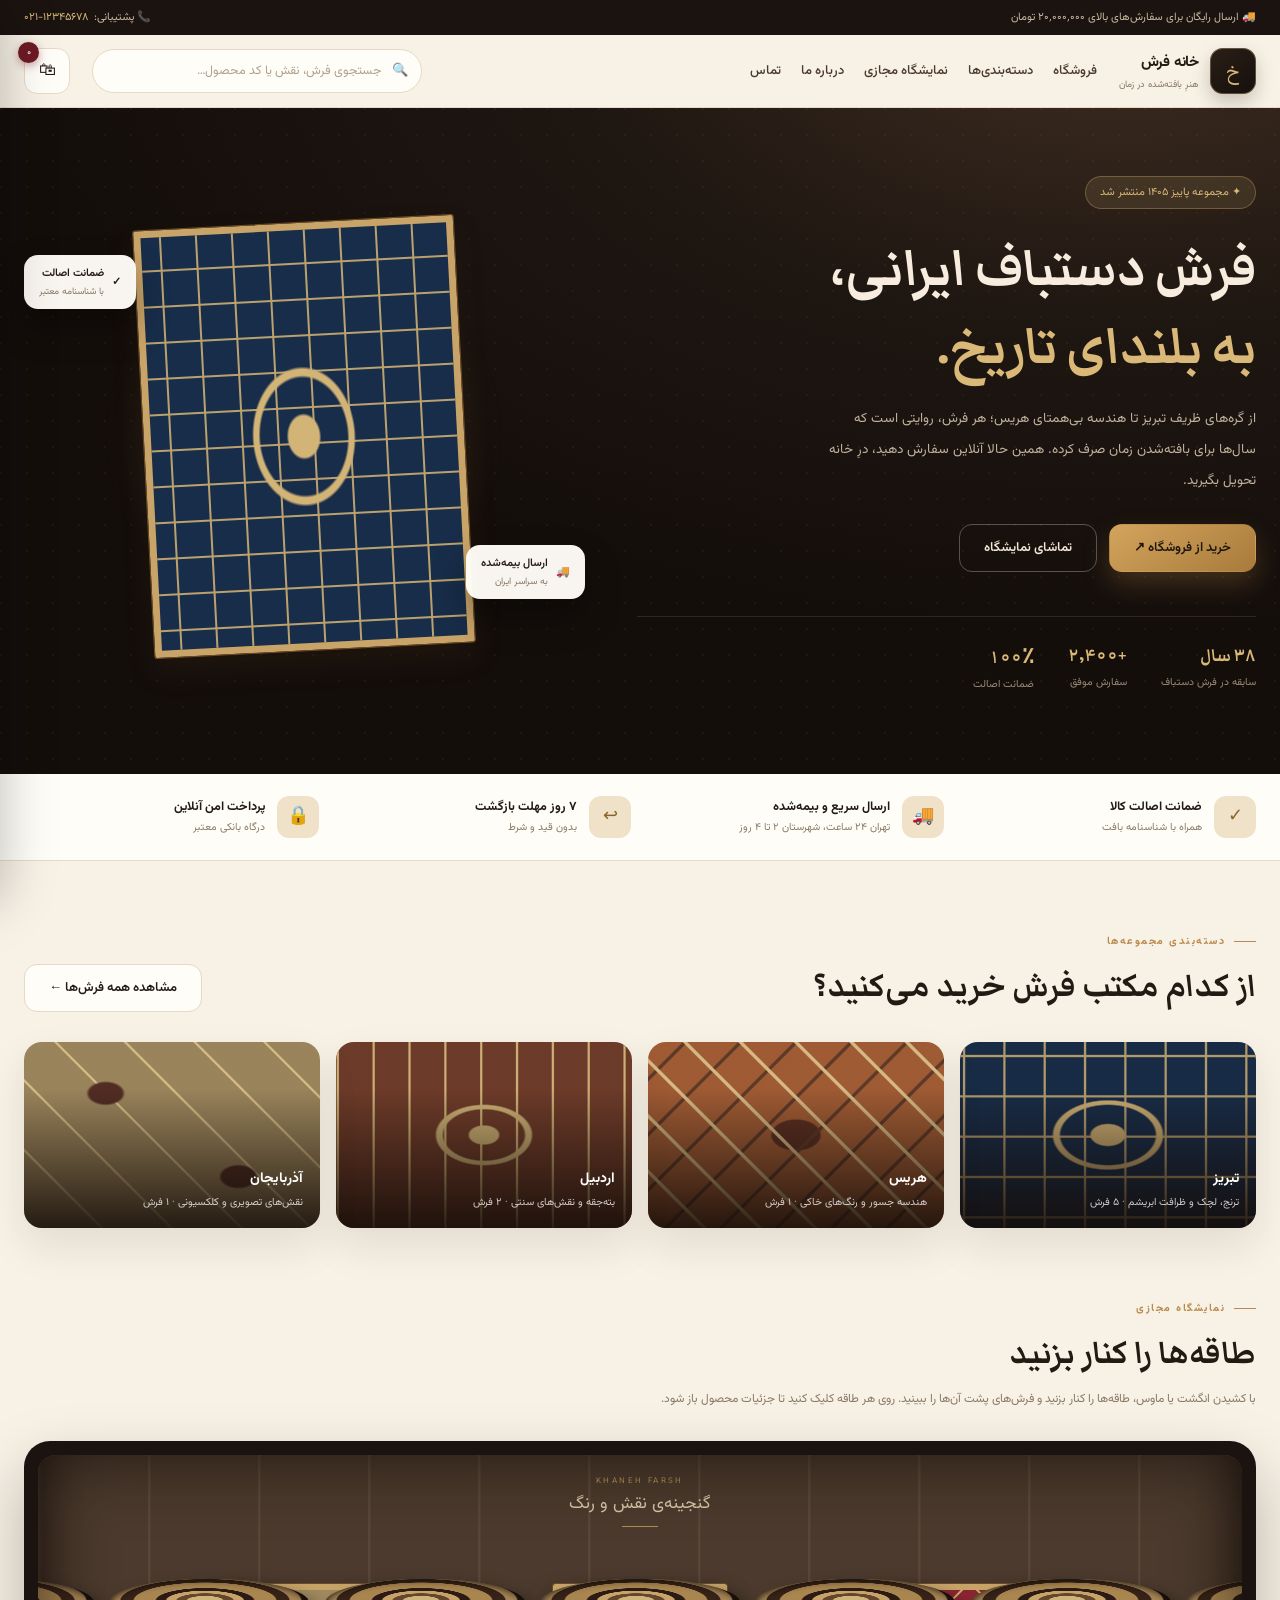
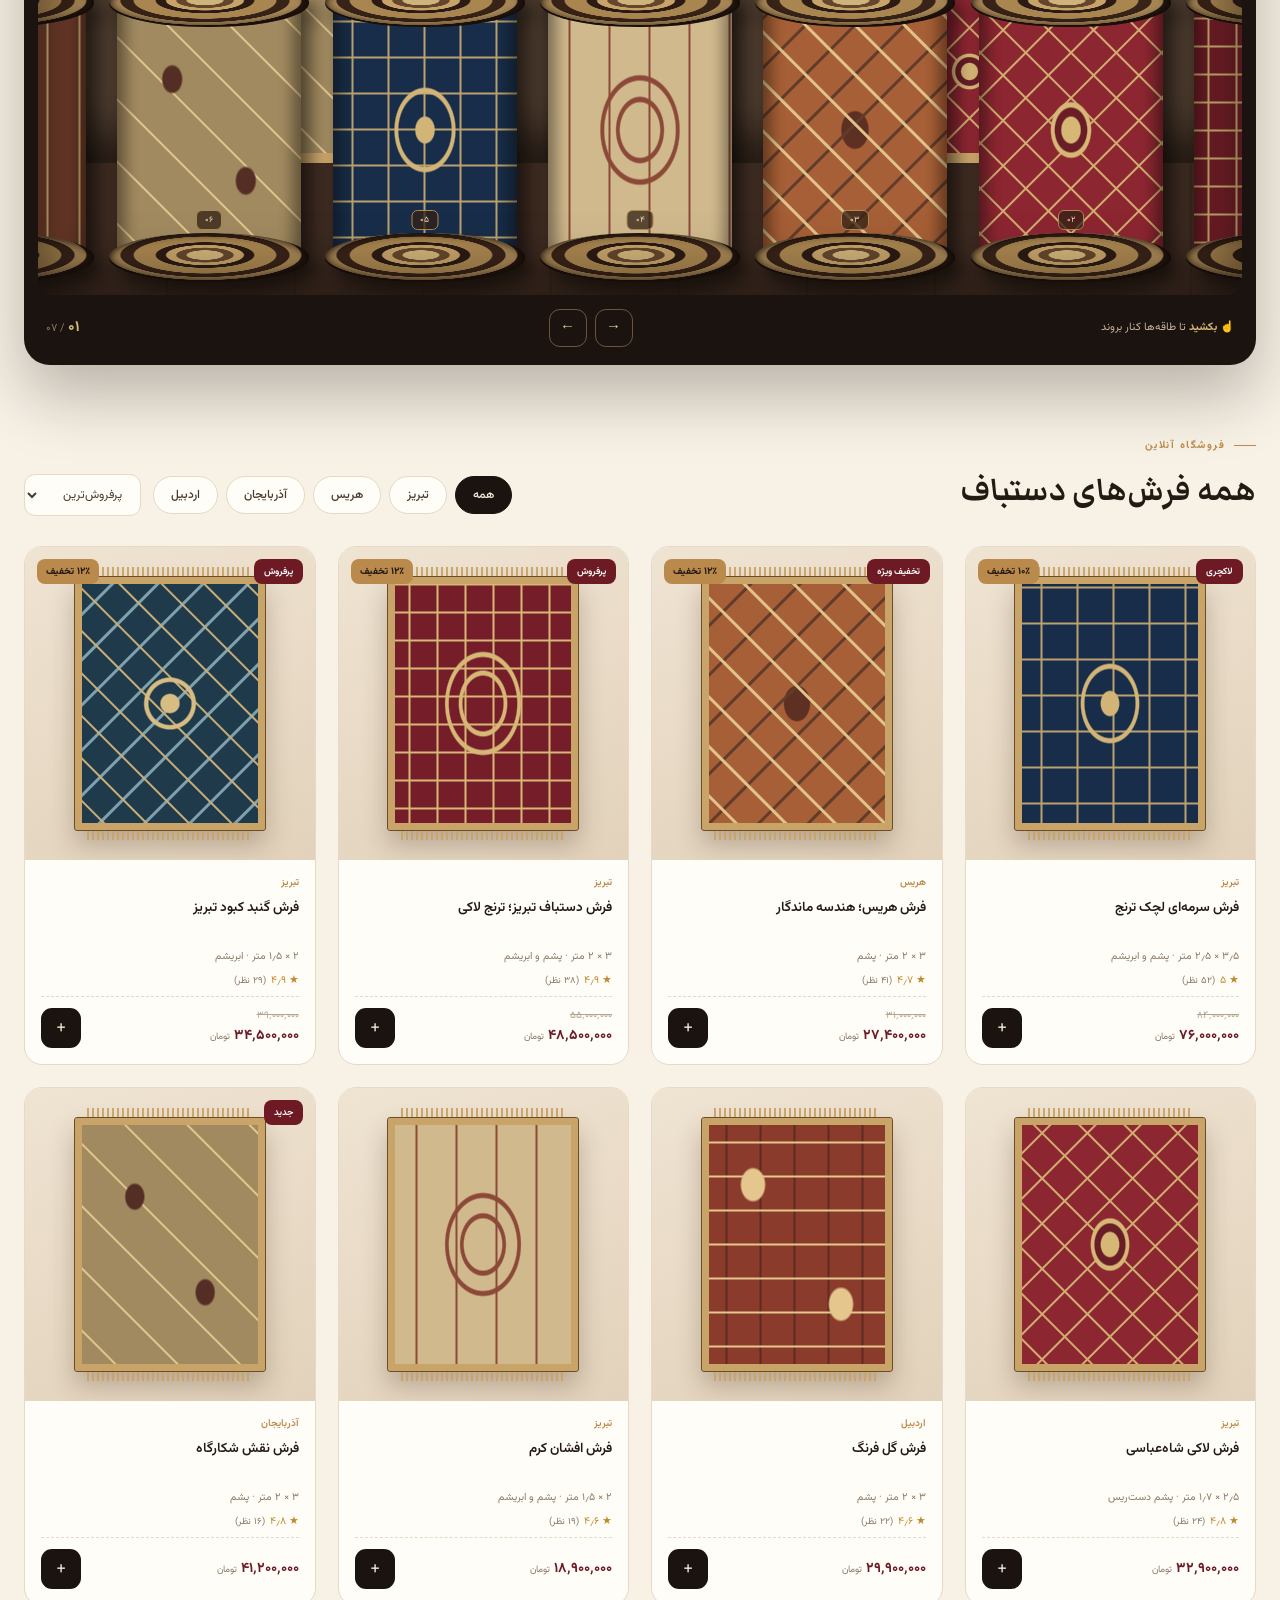
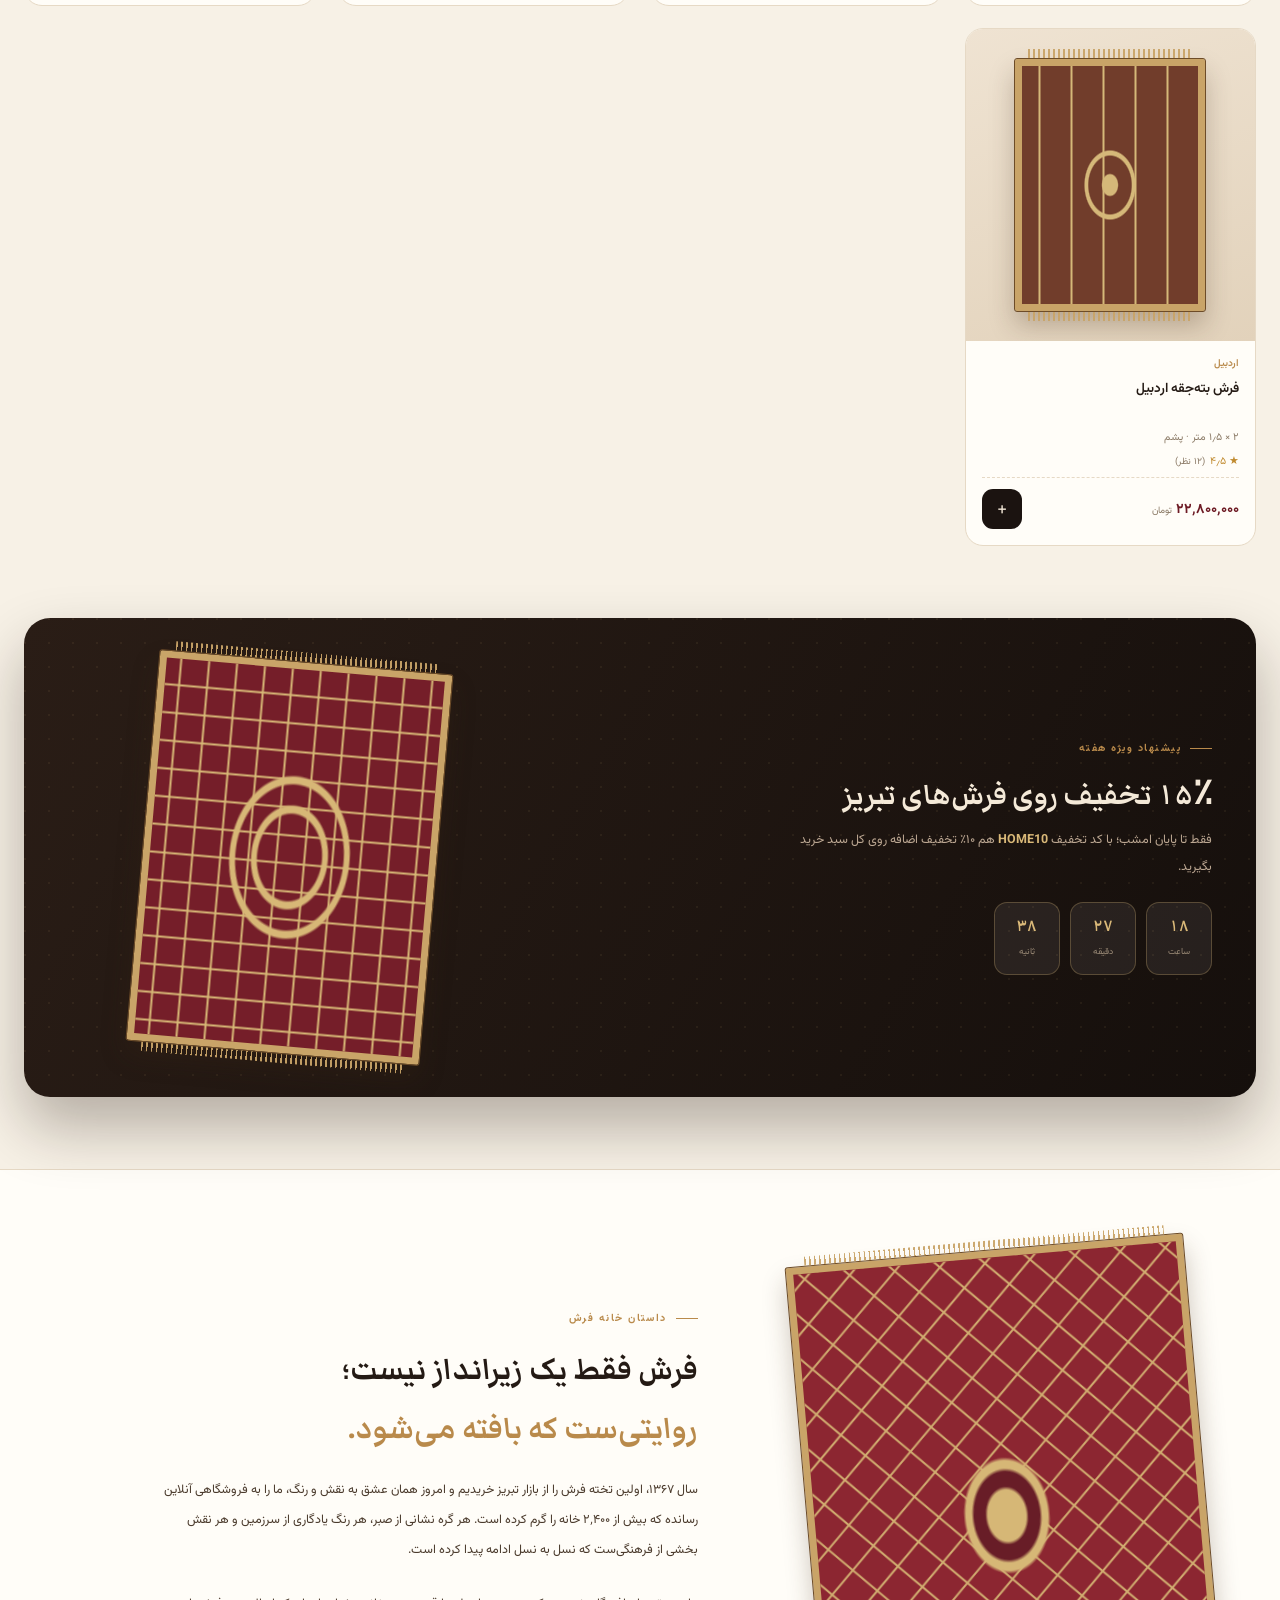
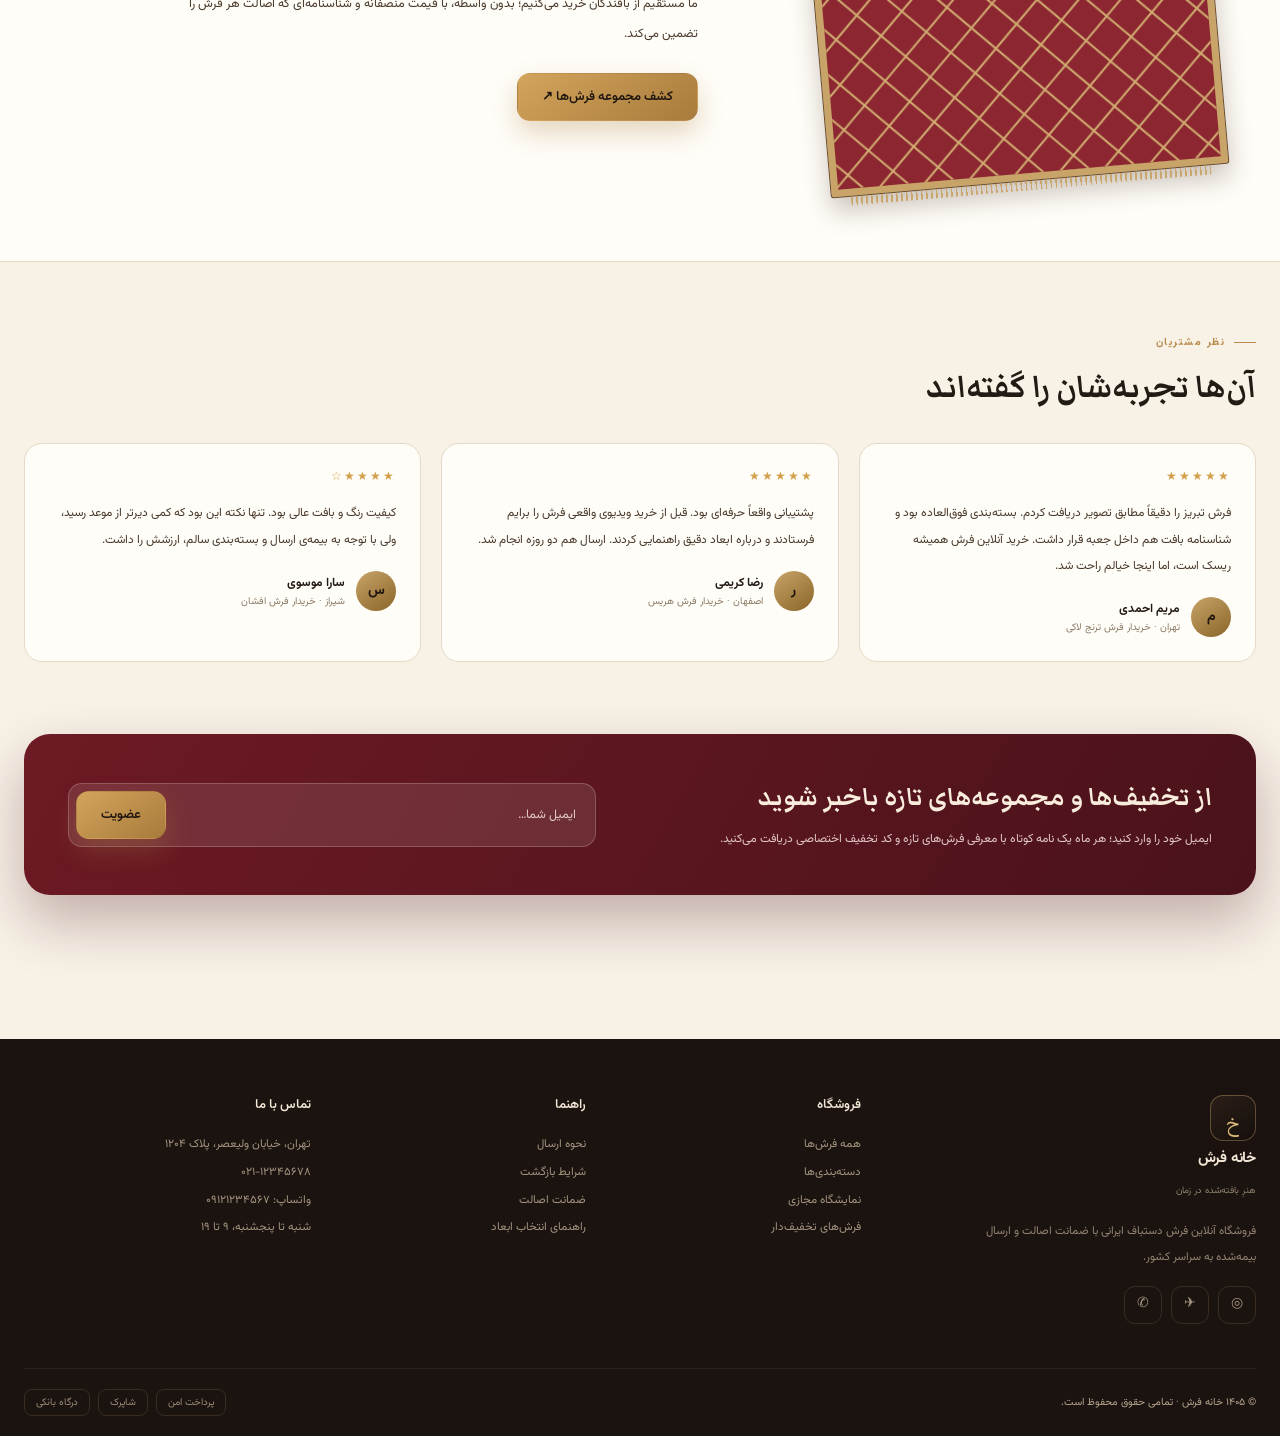
<file: public/assets/aistudio/deepseek_html_20261119_2bf05d_857ff764.html>
<!doctype html>
<html lang="fa" dir="rtl">
<head>
<meta charset="utf-8">
<meta name="viewport" content="width=device-width,initial-scale=1">
<meta name="theme-color" content="#1b1310">
<title>خانه فرش | فروشگاه آنلاین فرش دستباف ایرانی</title>
<meta name="description" content="خرید آنلاین فرش دستباف ایرانی؛ مجموعه تبریز، هریس، اردبیل. ضمانت اصالت، ارسال بیمه‌شده و پرداخت امن.">
<link rel="preconnect" href="https://fonts.googleapis.com">
<link rel="preconnect" href="https://fonts.gstatic.com" crossorigin>
<link href="https://fonts.googleapis.com/css2?family=Vazirmatn:wght@300;400;500;600;700;800&family=Markazi+Text:wght@500;600;700&display=swap" rel="stylesheet">
<style>
:root{
  --bg:#f7f1e6;--surface:#fffdf8;--ink:#241a14;--ink2:#4a3a2c;--muted:#8b7a66;
  --line:#e6d9c5;--wine:#6d1a24;--gold:#b98a4b;--gold2:#d9b878;--gold-soft:#f0e2c9;
  --dark:#1b1310;--dark2:#2a1e18;--ok:#2f7a52;
  --shadow:0 18px 40px rgba(58,40,24,.10);
  --radius:18px;
}
*,*::before,*::after{box-sizing:border-box}
html{scroll-behavior:smooth}
body{margin:0;background:var(--bg);color:var(--ink);font-family:Vazirmatn,Tahoma,sans-serif;-webkit-font-smoothing:antialiased;overflow-x:hidden}
a{color:inherit;text-decoration:none}
button{font:inherit;color:inherit;background:none;border:0;cursor:pointer}
input,select,textarea{font:inherit}
::selection{background:var(--gold2);color:#241a14}
.wrap{max-width:1280px;margin:auto;padding:0 24px}

/* ---------- top line ---------- */
.topline{background:var(--dark);color:#cbbaa2;font-size:11px}
.topline .wrap{display:flex;align-items:center;justify-content:space-between;gap:16px;padding-top:9px;padding-bottom:9px}
.topline a{color:var(--gold2)}
.topline span{display:flex;align-items:center;gap:6px}

/* ---------- header ---------- */
.hdr{position:sticky;top:0;z-index:60;background:rgba(247,241,230,.9);backdrop-filter:blur(14px);border-bottom:1px solid var(--line)}
.hdr .wrap{display:flex;align-items:center;gap:22px;padding-top:13px;padding-bottom:13px}
.brand{display:flex;align-items:center;gap:11px;flex:0 0 auto}
.brand-mark{width:46px;height:46px;border-radius:13px;background:linear-gradient(145deg,#2b1f18,#150f0c);color:var(--gold2);display:grid;place-items:center;font-family:'Markazi Text',serif;font-size:24px;box-shadow:inset 0 0 0 1px rgba(217,184,120,.35),0 8px 18px rgba(40,25,15,.22)}
.brand b{display:block;font-size:15px;letter-spacing:-.2px}
.brand small{display:block;font-size:9.5px;color:var(--muted);margin-top:3px}
.nav{display:flex;gap:20px;font-size:13px;font-weight:500;color:var(--ink2)}
.nav a{position:relative;padding:7px 0;transition:.2s}
.nav a::after{content:'';position:absolute;bottom:2px;right:0;height:2px;width:0;background:var(--gold);transition:.3s;border-radius:2px}
.nav a:hover{color:var(--gold)}
.nav a:hover::after{width:100%}
.search{position:relative;flex:1;max-width:330px;margin-right:auto}
.search input{width:100%;padding:11px 40px 11px 14px;border-radius:999px;border:1px solid var(--line);background:var(--surface);font-size:12.5px;outline:none;transition:.25s;color:var(--ink)}
.search input::placeholder{color:#b0a08c}
.search input:focus{border-color:var(--gold);box-shadow:0 0 0 4px rgba(185,138,75,.13)}
.search .ico{position:absolute;top:50%;right:14px;transform:translateY(-50%);color:var(--muted);font-size:13px;pointer-events:none}
.acts{display:flex;align-items:center;gap:9px;flex:0 0 auto}
.icon-btn{width:46px;height:46px;border-radius:13px;border:1px solid var(--line);background:var(--surface);display:grid;place-items:center;position:relative;transition:.25s;font-size:17px}
.icon-btn:hover{border-color:var(--gold);color:var(--gold);transform:translateY(-1px)}
.cart-count{position:absolute;top:-7px;left:-7px;min-width:21px;height:21px;border-radius:999px;background:var(--wine);color:#fff;font-size:10px;display:grid;place-items:center;padding:0 5px;box-shadow:0 3px 8px rgba(109,26,36,.4)}
.menu-btn{display:none}

/* ---------- buttons ---------- */
.btn{display:inline-flex;align-items:center;justify-content:center;gap:9px;padding:13px 24px;border-radius:13px;font-size:13px;font-weight:600;transition:.25s;white-space:nowrap;border:1px solid transparent}
.btn-gold{background:linear-gradient(145deg,#d2a45c,#a97b3c);color:#20160f;box-shadow:0 12px 26px rgba(169,123,60,.30)}
.btn-gold:hover{transform:translateY(-2px);box-shadow:0 16px 32px rgba(169,123,60,.42)}
.btn-dark{background:var(--dark);color:#f4e9d8}
.btn-dark:hover{background:#31231b;transform:translateY(-2px)}
.btn-ghost{border-color:rgba(255,255,255,.28);color:#f2e8d8}
.btn-ghost:hover{background:rgba(255,255,255,.1);border-color:rgba(255,255,255,.5)}
.btn-outline{border-color:var(--line);background:var(--surface);color:var(--ink)}
.btn-outline:hover{border-color:var(--gold);color:var(--gold)}
.btn:disabled{opacity:.5;cursor:not-allowed;transform:none!important}

/* ---------- hero ---------- */
.hero{position:relative;background:radial-gradient(1100px 620px at 88% -15%,#402e22 0%,#1e1611 52%,#140e0b 100%);color:#f7ecdd;overflow:hidden}
.hero::before{content:'';position:absolute;inset:0;opacity:.35;background-image:radial-gradient(circle at 1px 1px,rgba(217,184,120,.16) 1px,transparent 0);background-size:26px 26px;pointer-events:none}
.hero .wrap{position:relative;display:grid;grid-template-columns:1.05fr .95fr;gap:52px;align-items:center;padding-top:68px;padding-bottom:78px}
.pill{display:inline-flex;align-items:center;gap:8px;background:rgba(217,184,120,.12);border:1px solid rgba(217,184,120,.32);color:var(--gold2);font-size:11px;padding:7px 14px;border-radius:999px}
.hero h1{font-family:'Markazi Text',Vazirmatn,serif;font-size:clamp(38px,5.2vw,66px);line-height:1.18;font-weight:700;margin:22px 0 16px;letter-spacing:-1px}
.hero h1 em{font-style:normal;color:var(--gold2)}
.hero p{font-size:13.5px;line-height:2.3;color:#c2b19d;max-width:430px;margin:0 0 28px}
.hero-cta{display:flex;gap:12px;flex-wrap:wrap}
.hero-stats{display:flex;gap:34px;margin-top:44px;padding-top:26px;border-top:1px solid rgba(255,255,255,.1);flex-wrap:wrap}
.hero-stats div b{display:block;font-size:22px;color:var(--gold2);font-family:'Markazi Text',serif}
.hero-stats div small{font-size:10.5px;color:#9a8a76}
.hero-visual{position:relative;display:grid;place-items:center;min-height:430px}
.hero-frame{width:min(320px,74%);aspect-ratio:3/4;border-width:13px;transform:rotate(-3deg);animation:float 7s ease-in-out infinite;box-shadow:0 40px 70px rgba(0,0,0,.6),0 0 0 26px rgba(201,164,104,.05);z-index:2}
.hero-frame::before,.hero-frame::after{display:none}
@keyframes float{50%{transform:rotate(-3deg) translateY(-14px)}}
.hero-float{position:absolute;background:rgba(255,253,248,.97);color:var(--ink);border-radius:14px;padding:10px 15px;font-size:11px;font-weight:600;box-shadow:0 18px 34px rgba(0,0,0,.34);display:flex;align-items:center;gap:8px;z-index:3}
.hero-float small{display:block;font-weight:400;font-size:9.5px;color:var(--muted);margin-top:2px}
.f1{top:8%;left:0}
.f2{bottom:12%;right:0}
.hero-glow{position:absolute;width:420px;height:420px;border-radius:50%;background:radial-gradient(circle,rgba(201,164,104,.22),transparent 65%);filter:blur(10px)}

/* ---------- trust ---------- */
.trust{background:var(--surface);border-bottom:1px solid var(--line)}
.trust .wrap{display:grid;grid-template-columns:repeat(4,1fr);gap:18px;padding-top:22px;padding-bottom:22px}
.trust-item{display:flex;align-items:center;gap:12px}
.trust-item i{width:42px;height:42px;border-radius:12px;background:var(--gold-soft);display:grid;place-items:center;color:#8a6529;font-size:18px;font-style:normal;flex:0 0 auto}
.trust-item b{display:block;font-size:12.5px}
.trust-item small{display:block;color:var(--muted);font-size:10.5px;margin-top:2px}

/* ---------- sections ---------- */
.sec{max-width:1280px;margin:auto;padding:72px 24px}
.sec-head{display:flex;align-items:flex-end;justify-content:space-between;gap:22px;margin-bottom:30px;flex-wrap:wrap}
.eyebrow{font-size:10.5px;letter-spacing:.14em;color:var(--gold);display:flex;align-items:center;gap:9px;font-weight:700}
.eyebrow i{width:22px;height:1px;background:var(--gold);display:block}
.sec-head h2{font-family:'Markazi Text',Vazirmatn,serif;font-size:clamp(26px,3.4vw,40px);margin:10px 0 0;font-weight:700;line-height:1.3}
.sec-head p{font-size:12px;color:var(--muted);margin:8px 0 0;line-height:2}

/* ---------- rug visual ---------- */
.rug{position:relative;border:7px solid #c9a468;outline:1px solid #6d4c28;background-color:#7a1d28;box-shadow:0 14px 26px rgba(60,40,20,.28);border-radius:2px}
.rug::before,.rug::after{content:'';position:absolute;left:3%;right:3%;height:9px;background:repeating-linear-gradient(90deg,#c9a468 0 1.6px,transparent 1.6px 5px);opacity:.95}
.rug::before{top:-17px}
.rug::after{bottom:-17px}

/* ---------- categories ---------- */
.cats{display:grid;grid-template-columns:repeat(4,1fr);gap:16px}
.cat{position:relative;border-radius:var(--radius);overflow:hidden;min-height:186px;display:flex;align-items:flex-end;padding:17px;color:#fff;box-shadow:var(--shadow);cursor:pointer;isolation:isolate;text-align:right}
.cat::before{content:'';position:absolute;inset:0;background:linear-gradient(180deg,rgba(20,12,8,.05) 25%,rgba(20,12,8,.88));z-index:1}
.cat-bg{position:absolute;inset:0;z-index:0;transform:scale(1.12);transition:transform .6s ease}
.cat:hover .cat-bg{transform:scale(1.25)}
.cat span{position:relative;z-index:2;font-weight:700;font-size:14px}
.cat small{display:block;font-size:10.5px;opacity:.78;font-weight:400;margin-top:4px}

/* ---------- showroom stage ---------- */
.stage-wrap{background:var(--dark);border-radius:26px;padding:14px;box-shadow:0 30px 65px rgba(30,18,10,.28)}
.stage{height:440px;position:relative;overflow:hidden;border-radius:18px;background:linear-gradient(#4c3a2d 0%,#2e211a 55%,#1a1210 100%);cursor:grab;touch-action:pan-y;isolation:isolate}
.stage.dragging{cursor:grabbing}
.stage-wall{position:absolute;inset:0 0 30% 0;background:repeating-linear-gradient(90deg,#584638 0 2px,#4b3a2d 3px 110px);box-shadow:inset 0 -30px 38px rgba(16,10,7,.6)}
.wall-sign{position:absolute;top:20px;left:50%;transform:translateX(-50%);text-align:center;color:#d7c5a5;z-index:1}
.wall-sign small{display:block;font-size:8px;letter-spacing:.3em;color:#b3915b}
.wall-sign b{display:block;font-size:17px;font-weight:400;margin-top:4px}
.wall-sign i{display:block;width:36px;height:1px;background:#b18c50;margin:9px auto 0}
.hang-row{position:absolute;bottom:0;left:12%;right:12%;height:66%;display:flex;align-items:flex-end;justify-content:space-around;gap:8%}
.hang{width:19%;height:88%;border-width:6px;border-bottom-width:10px;cursor:pointer;transition:transform .4s,box-shadow .4s;box-shadow:0 14px 22px rgba(19,12,9,.65)}
.hang::before,.hang::after{display:none}
.hang:hover{transform:translateY(-8px) scale(1.02)}
.stage-floor{position:absolute;bottom:0;height:30%;width:100%;background:repeating-linear-gradient(90deg,#34251c 0 1px,#3d2b21 2px 128px)}
.roll-track{position:absolute;bottom:3%;left:0;right:0;height:84%;display:flex;align-items:flex-end;justify-content:center;gap:clamp(6px,1.2vw,16px);padding:0 7%;z-index:3;transition:transform .55s cubic-bezier(.2,.8,.2,1);will-change:transform}
.roll{position:relative;flex:0 0 clamp(130px,17vw,200px);height:82%;background:none;padding:0;filter:drop-shadow(9px 11px 9px rgba(0,0,0,.55));transition:transform .35s;transform-origin:bottom center}
.roll:hover{transform:translateY(-14px)}
.roll-cap{position:absolute;left:0;right:0;height:16%;border-radius:50%;z-index:2;background:radial-gradient(ellipse at 48% 45%,#d0b37a 0 12%,#63472d 13% 19%,#c7a36a 20% 26%,#2b1b14 27% 33%,#a98650 34% 48%,#372318 49% 57%,#a78656 58% 65%,#241610 66%);box-shadow:inset 0 0 9px #0b0705}
.roll-cap.top{top:0}
.roll-cap.bottom{bottom:0}
.roll-body{position:absolute;top:8%;bottom:8%;left:4%;right:4%;border-radius:8px;box-shadow:inset 9px 0 13px rgba(11,7,5,.38),inset -9px 0 13px rgba(11,7,5,.38)}
.roll-tag{position:absolute;bottom:17%;left:50%;transform:translateX(-50%);font-size:8.5px;color:#f0dcb4;background:rgba(51,33,23,.75);border:1px solid #ad8953;padding:2px 8px;border-radius:6px;z-index:3}
.stage-vig{position:absolute;inset:0;z-index:4;pointer-events:none;box-shadow:inset 0 0 70px rgba(16,10,7,.7)}
.stage-bar{display:flex;align-items:center;justify-content:space-between;gap:12px;padding:14px 8px 4px;color:#c5b59d;flex-wrap:wrap}
.drag-hint{font-size:11px}
.drag-hint b{color:var(--gold2)}
.arrows{display:flex;gap:8px}
.arrows button{width:38px;height:38px;border-radius:11px;border:1px solid #6d5539;color:#e0c797;font-size:15px;transition:.2s}
.arrows button:hover{background:var(--gold);color:#211713;border-color:var(--gold)}
.counter{font-size:11px;color:#8d7a60}
.counter b{color:var(--gold2);font-size:15px}

/* ---------- shop ---------- */
.shop-tools{display:flex;align-items:center;gap:12px;flex-wrap:wrap}
.chips{display:flex;gap:8px;flex-wrap:wrap}
.chip{padding:9px 17px;border-radius:999px;border:1px solid var(--line);background:var(--surface);font-size:12px;color:var(--ink2);transition:.2s;font-weight:500}
.chip:hover{border-color:var(--gold);color:var(--gold)}
.chip.active{background:var(--dark);color:#f4e9d8;border-color:var(--dark)}
.sel{padding:10px 14px;border-radius:11px;border:1px solid var(--line);background:var(--surface);font-size:12px;color:var(--ink2);outline:none;cursor:pointer}
.sel:focus{border-color:var(--gold)}
.grid{display:grid;grid-template-columns:repeat(auto-fill,minmax(252px,1fr));gap:22px}
.card{background:var(--surface);border:1px solid var(--line);border-radius:var(--radius);overflow:hidden;transition:.3s;display:flex;flex-direction:column;position:relative}
.card:hover{transform:translateY(-5px);box-shadow:0 24px 46px rgba(58,40,24,.14);border-color:#dcc9a8}
.card-media{position:relative;background:linear-gradient(160deg,#efe3d2,#e2d2bb);padding:30px 20px;display:grid;place-items:center;overflow:hidden;cursor:pointer}
.card-media .rug{width:76%;max-width:200px;aspect-ratio:3/4;transition:transform .5s ease}
.card:hover .card-media .rug{transform:scale(1.05) rotate(-1.2deg)}
.badge{position:absolute;top:12px;right:12px;background:var(--wine);color:#fff;font-size:9.5px;padding:5px 10px;border-radius:8px;z-index:2;font-weight:600}
.off{position:absolute;top:12px;left:12px;background:var(--gold);color:#20160f;font-size:10px;padding:5px 9px;border-radius:8px;z-index:2;font-weight:700}
.quick{position:absolute;bottom:12px;left:50%;transform:translate(-50%,14px);background:rgba(27,19,16,.9);color:#f4e9d8;font-size:10.5px;padding:8px 16px;border-radius:9px;opacity:0;transition:.3s;z-index:2;white-space:nowrap}
.card:hover .quick{opacity:1;transform:translate(-50%,0)}
.card-body{padding:15px 16px 16px;display:flex;flex-direction:column;gap:7px;flex:1}
.card-cat{font-size:10px;color:var(--gold);font-weight:600}
.card-body h3{font-size:13.5px;font-weight:600;margin:0;line-height:1.7;min-height:44px}
.card-meta{font-size:10.5px;color:var(--muted)}
.card-rate{font-size:10.5px;color:#c08a2e;display:flex;align-items:center;gap:5px}
.card-rate small{color:var(--muted);font-size:9.5px}
.card-foot{display:flex;align-items:center;justify-content:space-between;gap:8px;margin-top:auto;padding-top:11px;border-top:1px dashed var(--line)}
.price del{display:block;font-size:10px;color:#b3a48f}
.price b{font-size:14px;color:var(--wine)}
.price b small{font-size:9.5px;color:var(--muted);font-weight:400}
.add{width:40px;height:40px;border-radius:11px;background:var(--dark);color:#f4e9d8;font-size:19px;display:grid;place-items:center;transition:.22s;flex:0 0 auto;line-height:1}
.add:hover{background:var(--gold);color:#20160f;transform:scale(1.06)}
.add.done{background:var(--ok)}
.empty{text-align:center;padding:60px 20px;color:var(--muted);font-size:13px}
.empty b{display:block;color:var(--ink);font-size:16px;margin-bottom:8px}

/* ---------- offer ---------- */
.offer{background:linear-gradient(120deg,#2a1d16,#150f0c);border-radius:26px;padding:44px;color:#f4e9d8;display:grid;grid-template-columns:1.2fr .8fr;gap:34px;align-items:center;position:relative;overflow:hidden;box-shadow:0 30px 60px rgba(30,18,10,.3)}
.offer::before{content:'';position:absolute;inset:0;opacity:.4;background-image:radial-gradient(circle at 1px 1px,rgba(217,184,120,.18) 1px,transparent 0);background-size:24px 24px}
.offer h3{font-family:'Markazi Text',serif;font-size:clamp(24px,3vw,36px);margin:14px 0 10px;font-weight:700;position:relative}
.offer p{font-size:12.5px;color:#bda893;line-height:2.1;margin:0 0 22px;position:relative;max-width:420px}
.countdown{display:flex;gap:10px;position:relative}
.cd-box{background:rgba(255,255,255,.07);border:1px solid rgba(217,184,120,.28);border-radius:13px;padding:11px 15px;text-align:center;min-width:66px}
.cd-box b{display:block;font-size:20px;color:var(--gold2);font-family:'Markazi Text',serif}
.cd-box small{font-size:9px;color:#9b8b77}
.offer-art{display:grid;place-items:center;position:relative}
.offer-art .rug{width:66%;aspect-ratio:3/4;transform:rotate(5deg)}

/* ---------- story ---------- */
.story{background:var(--surface);border-top:1px solid var(--line);border-bottom:1px solid var(--line)}
.story .wrap{display:grid;grid-template-columns:.85fr 1.15fr;gap:60px;align-items:center;padding-top:80px;padding-bottom:80px}
.story-rug{width:80%;aspect-ratio:3/4;transform:rotate(-5deg);margin:auto}
.story h2{font-family:'Markazi Text',Vazirmatn,serif;font-size:clamp(25px,3vw,38px);font-weight:700;line-height:1.55;margin:14px 0 16px}
.story h2 em{font-style:normal;color:var(--gold)}
.story p{font-size:12.5px;color:var(--ink2);line-height:2.4;max-width:540px;margin:0 0 24px}

/* ---------- testimonials ---------- */
.tst-grid{display:grid;grid-template-columns:repeat(3,1fr);gap:20px}
.tst{background:var(--surface);border:1px solid var(--line);border-radius:var(--radius);padding:24px;transition:.3s}
.tst:hover{box-shadow:var(--shadow);transform:translateY(-3px)}
.tst .stars{color:#d2a04a;font-size:12px;letter-spacing:2px}
.tst p{font-size:12px;line-height:2.2;color:var(--ink2);margin:14px 0 18px}
.tst-who{display:flex;align-items:center;gap:11px}
.avatar{width:40px;height:40px;border-radius:50%;background:linear-gradient(145deg,#c9a468,#8a6529);color:#20160f;display:grid;place-items:center;font-weight:700;font-size:14px}
.tst-who b{display:block;font-size:12px}
.tst-who small{display:block;color:var(--muted);font-size:10px;margin-top:2px}

/* ---------- newsletter ---------- */
.news{background:linear-gradient(120deg,#6d1a24,#4a121a);border-radius:26px;padding:44px;color:#f8ecdd;display:grid;grid-template-columns:1fr .9fr;gap:30px;align-items:center;box-shadow:0 26px 55px rgba(74,18,26,.3)}
.news h3{font-family:'Markazi Text',serif;font-size:clamp(22px,2.6vw,32px);margin:0 0 10px;font-weight:700}
.news p{font-size:12px;color:#e2c7c7;line-height:2;margin:0}
.news form{display:flex;gap:9px;background:rgba(255,255,255,.1);border:1px solid rgba(255,255,255,.2);padding:7px;border-radius:14px}
.news input{flex:1;background:none;border:0;outline:none;padding:10px 12px;color:#fff;font-size:12.5px}
.news input::placeholder{color:#e3c9c9}

/* ---------- footer ---------- */
footer{background:var(--dark);color:#b7a68f;padding-top:56px;margin-top:72px}
.f-grid{display:grid;grid-template-columns:1.5fr 1fr 1fr 1.2fr;gap:36px;padding-bottom:44px}
.f-grid h4{color:#f2e7d6;font-size:13px;margin:0 0 16px;font-weight:600}
.f-grid a,.f-grid li{font-size:11.5px;line-height:2.4;color:#a4957f;transition:.2s;display:block}
.f-grid a:hover{color:var(--gold2)}
.f-grid ul{list-style:none;padding:0;margin:0}
.f-brand p{font-size:11.5px;line-height:2.2;color:#948572;max-width:280px;margin:16px 0}
.social{display:flex;gap:9px;margin-top:16px}
.social a{width:38px;height:38px;border-radius:11px;border:1px solid #3a2c22;display:grid;place-items:center;font-size:14px}
.social a:hover{background:var(--gold);color:#1b1310;border-color:var(--gold)}
.f-bottom{border-top:1px solid #2b201a;padding:20px 0;display:flex;justify-content:space-between;align-items:center;gap:16px;font-size:10.5px;flex-wrap:wrap}
.pay{display:flex;gap:8px}
.pay span{border:1px solid #3a2c22;border-radius:8px;padding:5px 11px;font-size:10px;color:#9c8d78}

/* ---------- cart drawer ---------- */
.overlay{position:fixed;inset:0;background:rgba(20,12,8,.58);backdrop-filter:blur(4px);z-index:85;opacity:0;pointer-events:none;transition:.35s}
.overlay.show{opacity:1;pointer-events:auto}
.drawer{position:fixed;top:0;left:0;bottom:0;width:min(430px,100%);background:var(--surface);z-index:90;transform:translateX(-103%);transition:transform .42s cubic-bezier(.2,.8,.2,1);display:flex;flex-direction:column;box-shadow:14px 0 50px rgba(0,0,0,.25)}
.drawer.open{transform:none}
.drawer-head{display:flex;align-items:center;justify-content:space-between;padding:20px 22px;border-bottom:1px solid var(--line)}
.drawer-head b{font-size:15px}
.drawer-head .x{width:36px;height:36px;border-radius:10px;border:1px solid var(--line);display:grid;place-items:center;font-size:18px;transition:.2s}
.drawer-head .x:hover{background:#f2e7d5;border-color:var(--gold)}
.drawer-body{flex:1;overflow:auto;padding:16px 22px}
.ci{display:flex;gap:12px;padding:14px 0;border-bottom:1px solid var(--line);position:relative}
.ci-rug{width:62px;height:78px;border-radius:6px;border:4px solid #c9a468;flex:0 0 auto;box-shadow:0 6px 14px rgba(60,40,20,.2)}
.ci-rug::before,.ci-rug::after{display:none}
.ci-info{flex:1;min-width:0}
.ci-info b{display:block;font-size:12px;font-weight:600;line-height:1.6;padding-left:26px}
.ci-info small{display:block;color:var(--muted);font-size:10px;margin-top:3px}
.ci-row{display:flex;align-items:center;justify-content:space-between;margin-top:10px;gap:8px}
.qty{display:flex;align-items:center;border:1px solid var(--line);border-radius:9px;overflow:hidden}
.qty button{width:27px;height:27px;display:grid;place-items:center;font-size:14px;color:var(--ink2);transition:.2s}
.qty button:hover{background:var(--gold-soft)}
.qty span{min-width:28px;text-align:center;font-size:11.5px;font-weight:600}
.ci-price{font-size:12px;font-weight:700;color:var(--wine);white-space:nowrap}
.ci-del{position:absolute;top:12px;left:0;width:22px;height:22px;border-radius:6px;color:#b3a48f;font-size:15px;display:grid;place-items:center;transition:.2s}
.ci-del:hover{background:#f7e2e2;color:#b02c2c}
.drawer-foot{padding:18px 22px 22px;border-top:1px solid var(--line);background:#fdf8ef}
.coupon{display:flex;gap:7px;margin-bottom:14px}
.coupon input{flex:1;padding:10px 13px;border:1px solid var(--line);border-radius:10px;font-size:11.5px;outline:none;background:#fff}
.coupon input:focus{border-color:var(--gold)}
.coupon button{padding:0 16px;border-radius:10px;background:var(--dark);color:#f4e9d8;font-size:11.5px;transition:.2s}
.coupon button:hover{background:var(--gold);color:#20160f}
.sum-row{display:flex;justify-content:space-between;font-size:11.5px;color:var(--ink2);padding:5px 0}
.sum-row.disc{color:var(--ok)}
.sum-row.total{font-size:13.5px;font-weight:700;color:var(--ink);border-top:1px dashed var(--line);margin-top:9px;padding-top:12px}
.sum-row.total b{color:var(--wine);font-size:16px}
.drawer-foot .btn{width:100%;margin-top:14px}
.cart-empty{text-align:center;padding:60px 20px;color:var(--muted);font-size:12.5px}
.cart-empty div{font-size:44px;margin-bottom:14px;opacity:.4}

/* ---------- modal ---------- */
.modal{position:fixed;inset:0;z-index:95;display:none;place-items:center;padding:18px}
.modal.open{display:grid}
.modal-backdrop{position:absolute;inset:0;background:rgba(20,12,8,.65);backdrop-filter:blur(6px)}
.dialog{position:relative;z-index:1;background:var(--surface);border-radius:22px;width:min(920px,100%);max-height:92vh;overflow:auto;box-shadow:0 36px 90px rgba(0,0,0,.4);animation:pop .3s ease}
.dialog.sm{width:min(600px,100%)}
@keyframes pop{from{opacity:0;transform:translateY(18px) scale(.98)}to{opacity:1;transform:none}}
.dialog-x{position:absolute;top:14px;left:14px;z-index:5;width:36px;height:36px;border-radius:11px;background:rgba(27,19,16,.92);color:#fff;font-size:19px;display:grid;place-items:center;transition:.2s}
.dialog-x:hover{background:var(--wine)}
.pv{display:grid;grid-template-columns:1fr 1fr}
.pv-media{background:linear-gradient(160deg,#efe3d2,#ddcbb2);display:grid;place-items:center;padding:44px 30px;position:relative;min-height:420px}
.pv-media .rug{width:74%;max-width:270px;aspect-ratio:3/4;transform:rotate(-2deg)}
.pv-media .vlabel{position:absolute;bottom:16px;left:18px;font-size:8px;letter-spacing:.2em;color:#8a7455}
.pv-info{padding:44px 34px 32px;display:flex;flex-direction:column}
.pv-info .code{font-size:10px;color:var(--muted);margin-bottom:8px}
.pv-info h2{font-family:'Markazi Text',Vazirmatn,serif;font-size:26px;margin:0 0 12px;font-weight:700;line-height:1.5}
.pv-info>p{font-size:11.5px;color:var(--ink2);line-height:2.2;margin:0 0 18px}
.specs{display:grid;grid-template-columns:1fr 1fr;gap:14px;margin-bottom:20px}
.specs div{background:#faf3e7;border-radius:11px;padding:10px 12px}
.specs small{display:block;font-size:9.5px;color:var(--muted)}
.specs b{display:block;font-size:11.5px;margin-top:3px}
.pv-price{display:flex;align-items:baseline;gap:10px;margin-bottom:18px}
.pv-price b{font-size:22px;color:var(--wine);font-family:'Markazi Text',serif}
.pv-price del{font-size:12px;color:#b3a48f}
.pv-actions{display:flex;gap:10px;margin-top:auto}
.pv-actions .btn{flex:1}
.note{font-size:9.5px;color:var(--muted);line-height:1.9;margin-top:14px}

/* ---------- checkout ---------- */
.co-head{padding:26px 28px 0}
.co-head h2{font-family:'Markazi Text',serif;font-size:24px;margin:0 0 6px;font-weight:700}
.co-head p{font-size:11.5px;color:var(--muted);margin:0}
.co-body{padding:20px 28px 28px}
.field{margin-bottom:14px}
.field label{display:block;font-size:11px;color:var(--ink2);margin-bottom:7px;font-weight:600}
.field input,.field textarea,.field select{width:100%;padding:12px 14px;border:1px solid var(--line);border-radius:11px;background:#fff;font-size:12.5px;outline:none;transition:.2s;color:var(--ink)}
.field input:focus,.field textarea:focus,.field select:focus{border-color:var(--gold);box-shadow:0 0 0 4px rgba(185,138,75,.12)}
.field textarea{resize:vertical;min-height:82px}
.two{display:grid;grid-template-columns:1fr 1fr;gap:14px}
.pay-opts{display:grid;gap:9px;margin:6px 0 18px}
.pay-opt{display:flex;align-items:center;gap:10px;border:1px solid var(--line);border-radius:12px;padding:12px 14px;font-size:12px;cursor:pointer;transition:.2s}
.pay-opt:has(input:checked){border-color:var(--gold);background:#fdf6e9}
.pay-opt input{accent-color:var(--gold);width:16px;height:16px}
.co-sum{background:#faf3e7;border-radius:14px;padding:14px 16px;margin-bottom:18px}
.err{color:#b02c2c;font-size:11px;margin-top:6px;display:none}
.err.show{display:block}
.success{text-align:center;padding:20px 8px 8px}
.success .tick{width:74px;height:74px;border-radius:50%;background:#e7f3ec;color:var(--ok);display:grid;place-items:center;font-size:34px;margin:0 auto 18px}
.success h3{font-family:'Markazi Text',serif;font-size:25px;margin:0 0 10px}
.success p{font-size:12px;color:var(--muted);line-height:2.1;margin:0 0 18px}
.order-code{background:#faf3e7;border:1px dashed var(--gold);border-radius:12px;padding:13px;font-size:13px;font-weight:700;color:var(--wine);margin-bottom:20px}

/* ---------- toast ---------- */
.toasts{position:fixed;bottom:22px;left:22px;z-index:120;display:flex;flex-direction:column;gap:9px}
.toast{background:var(--dark);color:#f4e9d8;font-size:12px;padding:13px 20px;border-radius:12px;box-shadow:0 16px 34px rgba(0,0,0,.3);opacity:0;transform:translateY(14px);transition:.3s;display:flex;align-items:center;gap:9px;border-right:3px solid var(--gold)}
.toast.show{opacity:1;transform:none}

/* ---------- patterns ---------- */
.p1{background-color:#751e29;background-image:radial-gradient(ellipse at center,transparent 0 16%,#d7b776 17% 19%,transparent 20% 27%,#d7b776 28% 30%,transparent 31%),repeating-linear-gradient(90deg,transparent 0 13px,#d7b776 14px 15px,transparent 16px 28px),repeating-linear-gradient(0deg,transparent 0 13px,#d7b776 14px 15px,transparent 16px 28px)}
.p2{background-color:#8c2631;background-image:radial-gradient(ellipse at 50% 50%,#d6b776 0 7%,#681d27 8% 12%,#d6b776 13% 15%,transparent 16%),repeating-linear-gradient(45deg,transparent 0 16px,#d1ad70 17px 18px,transparent 19px 32px),repeating-linear-gradient(-45deg,transparent 0 16px,#d1ad70 17px 18px,transparent 19px 32px)}
.p3{background-color:#a65f36;background-image:repeating-linear-gradient(45deg,transparent 0 17px,#e0c28a 18px 20px,transparent 21px 35px),repeating-linear-gradient(-45deg,transparent 0 17px,#613c2a 18px 20px,transparent 21px 35px),radial-gradient(ellipse,#5d3023 0 10%,transparent 11%)}
.p4{background-color:#d0b98d;background-image:radial-gradient(ellipse at center,transparent 0 15%,#8c4937 16% 18%,transparent 19% 27%,#8c4937 28% 30%,transparent 31%),repeating-linear-gradient(90deg,transparent 0 20px,#8c4937 21px 22px,transparent 23px 40px)}
.p5{background-color:#182d49;background-image:radial-gradient(ellipse at center,#d3b477 0 7%,transparent 8% 20%,#d3b477 21% 23%,transparent 24%),repeating-linear-gradient(0deg,transparent 0 18px,#bba16e 19px 20px,transparent 21px 36px),repeating-linear-gradient(90deg,transparent 0 18px,#bba16e 19px 20px,transparent 21px 36px)}
.p6{background-color:#a18a60;background-image:radial-gradient(ellipse at 30% 30%,#542e25 0 5%,transparent 6%),radial-gradient(ellipse at 70% 70%,#542e25 0 5%,transparent 6%),repeating-linear-gradient(45deg,transparent 0 22px,#e0c58d 23px 24px,transparent 25px 44px)}
.p7{background-color:#713d2b;background-image:radial-gradient(ellipse at center,#d5b879 0 6%,transparent 7% 17%,#d5b879 18% 20%,transparent 21%),repeating-linear-gradient(90deg,transparent 0 16px,#d5b879 17px 18px,transparent 19px 32px)}
.p8{background-color:#1f3a4a;background-image:radial-gradient(circle at 50% 50%,#d8bd82 0 6%,transparent 7% 14%,#d8bd82 15% 17%,transparent 18%),repeating-linear-gradient(45deg,transparent 0 14px,#c9ad78 15px 16px,transparent 17px 30px),repeating-linear-gradient(-45deg,transparent 0 14px,#7fa0ad 15px 17px,transparent 18px 32px)}
.p9{background-color:#8a3b2c;background-image:radial-gradient(ellipse at 25% 25%,#e5c78d 0 6%,transparent 7%),radial-gradient(ellipse at 75% 75%,#e5c78d 0 6%,transparent 7%),repeating-linear-gradient(0deg,transparent 0 16px,#e5c78d 17px 18px,transparent 19px 34px),repeating-linear-gradient(90deg,transparent 0 16px,#5d2b20 17px 18px,transparent 19px 34px)}

/* ---------- responsive ---------- */
@media(max-width:1040px){
  .nav{display:none}
  .menu-btn{display:grid;place-items:center;width:46px;height:46px;border-radius:13px;border:1px solid var(--line);background:var(--surface);font-size:18px}
  .hero .wrap{grid-template-columns:1fr;gap:34px;padding-top:48px;padding-bottom:54px}
  .hero-visual{min-height:340px;order:2}
  .trust .wrap{grid-template-columns:1fr 1fr}
  .cats{grid-template-columns:1fr 1fr}
  .offer,.news{grid-template-columns:1fr;padding:32px}
  .offer-art{display:none}
  .story .wrap{grid-template-columns:1fr;gap:34px}
  .story-rug{width:60%}
  .tst-grid{grid-template-columns:1fr}
  .f-grid{grid-template-columns:1fr 1fr;gap:26px}
  .pv{grid-template-columns:1fr}
  .pv-media{min-height:250px;padding:30px}
  .pv-media .rug{width:46%}
}
@media(max-width:640px){
  .wrap{padding:0 16px}
  .sec{padding:52px 16px}
  .topline .wrap span:first-child{display:none}
  .brand small{display:none}
  .search{max-width:none}
  .hero h1{font-size:38px}
  .hero-stats{gap:22px}
  .trust .wrap{grid-template-columns:1fr}
  .cats{grid-template-columns:1fr 1fr;gap:11px}
  .cat{min-height:150px;padding:13px}
  .stage{height:340px}
  .roll{flex:0 0 84px;height:78%}
  .hang-row{left:8%;right:8%;height:54%}
  .grid{grid-template-columns:1fr 1fr;gap:12px}
  .card-media{padding:22px 12px}
  .card-body{padding:11px 12px 13px}
  .card-body h3{font-size:11.5px;min-height:38px}
  .price b{font-size:12px}
  .add{width:34px;height:34px;font-size:16px}
  .quick{display:none}
  .f-grid{grid-template-columns:1fr}
  .news form{flex-direction:column}
  .news form .btn{width:100%}
  .dialog{border-radius:18px}
  .pv-info{padding:26px 20px}
  .two{grid-template-columns:1fr}
  .toasts{left:12px;right:12px;bottom:12px}
}
@media(prefers-reduced-motion:reduce){*,*::before,*::after{animation:none!important;transition:none!important;scroll-behavior:auto!important}}
</style>
</head>
<body>

<!-- ══════════ TOP LINE ══════════ -->
<div class="topline">
  <div class="wrap">
    <span>🚚 ارسال رایگان برای سفارش‌های بالای ۲۰٬۰۰۰٬۰۰۰ تومان</span>
    <span>📞 پشتیبانی: <a href="tel:02112345678">۰۲۱-۱۲۳۴۵۶۷۸</a></span>
  </div>
</div>

<!-- ══════════ HEADER ══════════ -->
<header class="hdr">
  <div class="wrap">
    <a class="brand" href="#top">
      <span class="brand-mark">خ</span>
      <span><b>خانه فرش</b><small>هنرِ بافته‌شده در زمان</small></span>
    </a>
    <nav class="nav">
      <a href="#shop">فروشگاه</a>
      <a href="#categories">دسته‌بندی‌ها</a>
      <a href="#showroom">نمایشگاه مجازی</a>
      <a href="#story">درباره ما</a>
      <a href="#contact">تماس</a>
    </nav>
    <div class="search">
      <span class="ico">🔍</span>
      <input type="search" id="searchInput" placeholder="جستجوی فرش، نقش یا کد محصول…" aria-label="جستجو">
    </div>
    <div class="acts">
      <button class="icon-btn" id="cartBtn" aria-label="سبد خرید">
        🛍
        <span class="cart-count" id="cartCount">۰</span>
      </button>
      <button class="menu-btn" id="menuBtn" aria-label="منو">☰</button>
    </div>
  </div>
</header>

<main id="top">

  <!-- ══════════ HERO ══════════ -->
  <section class="hero">
    <div class="wrap">
      <div class="hero-copy">
        <span class="pill">✦ مجموعه پاییز ۱۴۰۵ منتشر شد</span>
        <h1>فرش دستباف ایرانی،<br><em>به بلندای تاریخ.</em></h1>
        <p>از گره‌های ظریف تبریز تا هندسه بی‌همتای هریس؛ هر فرش، روایتی است که سال‌ها برای بافته‌شدن زمان صرف کرده. همین حالا آنلاین سفارش دهید، درِ خانه تحویل بگیرید.</p>
        <div class="hero-cta">
          <a class="btn btn-gold" href="#shop">خرید از فروشگاه ↗</a>
          <a class="btn btn-ghost" href="#showroom">تماشای نمایشگاه</a>
        </div>
        <div class="hero-stats">
          <div><b>۳۸ سال</b><small>سابقه در فرش دستباف</small></div>
          <div><b>+۲٬۴۰۰</b><small>سفارش موفق</small></div>
          <div><b>۱۰۰٪</b><small>ضمانت اصالت</small></div>
        </div>
      </div>
      <div class="hero-visual">
        <div class="hero-glow"></div>
        <div class="rug hero-frame p5" aria-hidden="true"></div>
        <div class="hero-float f1">✓<span>ضمانت اصالت<small>با شناسنامه معتبر</small></span></div>
        <div class="hero-float f2">🚚<span>ارسال بیمه‌شده<small>به سراسر ایران</small></span></div>
      </div>
    </div>
  </section>

  <!-- ══════════ TRUST ══════════ -->
  <div class="trust">
    <div class="wrap">
      <div class="trust-item"><i>✓</i><div><b>ضمانت اصالت کالا</b><small>همراه با شناسنامه بافت</small></div></div>
      <div class="trust-item"><i>🚚</i><div><b>ارسال سریع و بیمه‌شده</b><small>تهران ۲۴ ساعت، شهرستان ۲ تا ۴ روز</small></div></div>
      <div class="trust-item"><i>↩</i><div><b>۷ روز مهلت بازگشت</b><small>بدون قید و شرط</small></div></div>
      <div class="trust-item"><i>🔒</i><div><b>پرداخت امن آنلاین</b><small>درگاه بانکی معتبر</small></div></div>
    </div>
  </div>

  <!-- ══════════ CATEGORIES ══════════ -->
  <section class="sec" id="categories">
    <div class="sec-head">
      <div>
        <div class="eyebrow"><i></i> دسته‌بندی مجموعه‌ها</div>
        <h2>از کدام مکتب فرش خرید می‌کنید؟</h2>
      </div>
      <a class="btn btn-outline" href="#shop">مشاهده همه فرش‌ها ←</a>
    </div>
    <div class="cats" id="catTiles"></div>
  </section>

  <!-- ══════════ SHOWROOM ══════════ -->
  <section class="sec" id="showroom" style="padding-top:0">
    <div class="sec-head">
      <div>
        <div class="eyebrow"><i></i> نمایشگاه مجازی</div>
        <h2>طاقه‌ها را کنار بزنید</h2>
        <p>با کشیدن انگشت یا ماوس، طاقه‌ها را کنار بزنید و فرش‌های پشت آن‌ها را ببینید. روی هر طاقه کلیک کنید تا جزئیات محصول باز شود.</p>
      </div>
    </div>
    <div class="stage-wrap">
      <div class="stage" id="stage">
        <div class="stage-wall">
          <div class="wall-sign"><small>KHANEH FARSH</small><b>گنجینه‌ی نقش و رنگ</b><i></i></div>
          <div class="hang-row">
            <button class="hang rug p2" data-id="2" aria-label="مشاهده فرش لاکی شاه‌عباسی"></button>
            <button class="hang rug p4" data-id="4" aria-label="مشاهده فرش افشان کرم"></button>
            <button class="hang rug p6" data-id="6" aria-label="مشاهده فرش شکارگاه"></button>
          </div>
        </div>
        <div class="stage-floor"></div>
        <div class="roll-track" id="rollTrack"></div>
        <div class="stage-vig"></div>
      </div>
      <div class="stage-bar">
        <div class="drag-hint">☝ <b>بکشید</b> تا طاقه‌ها کنار بروند</div>
        <div class="arrows">
          <button id="prevBtn" aria-label="قبلی">→</button>
          <button id="nextBtn" aria-label="بعدی">←</button>
        </div>
        <div class="counter"><b id="counter">۰۱</b> / ۰۷</div>
      </div>
    </div>
  </section>

  <!-- ══════════ SHOP ══════════ -->
  <section class="sec" id="shop" style="padding-top:0">
    <div class="sec-head">
      <div>
        <div class="eyebrow"><i></i> فروشگاه آنلاین</div>
        <h2>همه فرش‌های دستباف</h2>
      </div>
      <div class="shop-tools">
        <div class="chips" id="chips"></div>
        <select class="sel" id="sortSel" aria-label="مرتب‌سازی">
          <option value="popular">پرفروش‌ترین</option>
          <option value="cheap">ارزان‌ترین</option>
          <option value="expensive">گران‌ترین</option>
          <option value="rate">بیشترین امتیاز</option>
        </select>
      </div>
    </div>
    <div class="grid" id="productGrid"></div>
    <div class="empty" id="emptyState" hidden><b>محصولی یافت نشد</b>فیلترها یا عبارت جستجو را تغییر دهید.</div>
  </section>

  <!-- ══════════ OFFER ══════════ -->
  <section class="sec" style="padding-top:0">
    <div class="offer">
      <div>
        <div class="eyebrow"><i></i> پیشنهاد ویژه هفته</div>
        <h3>۱۵٪ تخفیف روی فرش‌های تبریز</h3>
        <p>فقط تا پایان امشب؛ با کد تخفیف <b style="color:var(--gold2)">HOME10</b> هم ۱۰٪ تخفیف اضافه روی کل سبد خرید بگیرید.</p>
        <div class="countdown">
          <div class="cd-box"><b id="cdH">۰۰</b><small>ساعت</small></div>
          <div class="cd-box"><b id="cdM">۰۰</b><small>دقیقه</small></div>
          <div class="cd-box"><b id="cdS">۰۰</b><small>ثانیه</small></div>
        </div>
      </div>
      <div class="offer-art"><div class="rug p1"></div></div>
    </div>
  </section>

  <!-- ══════════ STORY ══════════ -->
  <section class="story" id="story">
    <div class="wrap">
      <div><div class="rug story-rug p2"></div></div>
      <div>
        <div class="eyebrow"><i></i> داستان خانه فرش</div>
        <h2>فرش فقط یک زیرانداز نیست؛<br><em>روایتی‌ست که بافته می‌شود.</em></h2>
        <p>سال ۱۳۶۷، اولین تخته فرش را از بازار تبریز خریدیم و امروز همان عشق به نقش و رنگ، ما را به فروشگاهی آنلاین رسانده که بیش از ۲٬۴۰۰ خانه را گرم کرده است. هر گره نشانی از صبر، هر رنگ یادگاری از سرزمین و هر نقش بخشی از فرهنگی‌ست که نسل به نسل ادامه پیدا کرده است.</p>
        <p>ما مستقیم از بافندگان خرید می‌کنیم؛ بدون واسطه، با قیمت منصفانه و شناسنامه‌ای که اصالت هر فرش را تضمین می‌کند.</p>
        <a class="btn btn-gold" href="#shop">کشف مجموعه فرش‌ها ↗</a>
      </div>
    </div>
  </section>

  <!-- ══════════ TESTIMONIALS ══════════ -->
  <section class="sec">
    <div class="sec-head">
      <div>
        <div class="eyebrow"><i></i> نظر مشتریان</div>
        <h2>آن‌ها تجربه‌شان را گفته‌اند</h2>
      </div>
    </div>
    <div class="tst-grid">
      <div class="tst">
        <div class="stars">★★★★★</div>
        <p>فرش تبریز را دقیقاً مطابق تصویر دریافت کردم. بسته‌بندی فوق‌العاده بود و شناسنامه بافت هم داخل جعبه قرار داشت. خرید آنلاین فرش همیشه ریسک است، اما اینجا خیالم راحت شد.</p>
        <div class="tst-who"><span class="avatar">م</span><div><b>مریم احمدی</b><small>تهران · خریدار فرش ترنج لاکی</small></div></div>
      </div>
      <div class="tst">
        <div class="stars">★★★★★</div>
        <p>پشتیبانی واقعاً حرفه‌ای بود. قبل از خرید ویدیوی واقعی فرش را برایم فرستادند و درباره ابعاد دقیق راهنمایی کردند. ارسال هم دو روزه انجام شد.</p>
        <div class="tst-who"><span class="avatar">ر</span><div><b>رضا کریمی</b><small>اصفهان · خریدار فرش هریس</small></div></div>
      </div>
      <div class="tst">
        <div class="stars">★★★★☆</div>
        <p>کیفیت رنگ و بافت عالی بود. تنها نکته این بود که کمی دیرتر از موعد رسید، ولی با توجه به بیمه‌ی ارسال و بسته‌بندی سالم، ارزشش را داشت.</p>
        <div class="tst-who"><span class="avatar">س</span><div><b>سارا موسوی</b><small>شیراز · خریدار فرش افشان</small></div></div>
      </div>
    </div>
  </section>

  <!-- ══════════ NEWSLETTER ══════════ -->
  <section class="sec" id="contact" style="padding-top:0">
    <div class="news">
      <div>
        <h3>از تخفیف‌ها و مجموعه‌های تازه باخبر شوید</h3>
        <p>ایمیل خود را وارد کنید؛ هر ماه یک نامه کوتاه با معرفی فرش‌های تازه و کد تخفیف اختصاصی دریافت می‌کنید.</p>
      </div>
      <form id="newsForm">
        <input type="email" placeholder="ایمیل شما…" required aria-label="ایمیل">
        <button class="btn btn-gold" type="submit">عضویت</button>
      </form>
    </div>
  </section>

</main>

<!-- ══════════ FOOTER ══════════ -->
<footer>
  <div class="wrap">
    <div class="f-grid">
      <div class="f-brand">
        <a class="brand" href="#top"><span class="brand-mark">خ</span><span><b style="color:#f2e7d6">خانه فرش</b><small style="color:#8f806d">هنرِ بافته‌شده در زمان</small></span></a>
        <p>فروشگاه آنلاین فرش دستباف ایرانی با ضمانت اصالت و ارسال بیمه‌شده به سراسر کشور.</p>
        <div class="social"><a href="#" aria-label="اینستاگرام">◎</a><a href="#" aria-label="تلگرام">✈</a><a href="#" aria-label="واتساپ">✆</a></div>
      </div>
      <div>
        <h4>فروشگاه</h4>
        <ul>
          <li><a href="#shop">همه فرش‌ها</a></li>
          <li><a href="#categories">دسته‌بندی‌ها</a></li>
          <li><a href="#showroom">نمایشگاه مجازی</a></li>
          <li><a href="#shop">فرش‌های تخفیف‌دار</a></li>
        </ul>
      </div>
      <div>
        <h4>راهنما</h4>
        <ul>
          <li><a href="#">نحوه ارسال</a></li>
          <li><a href="#">شرایط بازگشت</a></li>
          <li><a href="#">ضمانت اصالت</a></li>
          <li><a href="#">راهنمای انتخاب ابعاد</a></li>
        </ul>
      </div>
      <div>
        <h4>تماس با ما</h4>
        <ul>
          <li>تهران، خیابان ولیعصر، پلاک ۱۲۰۴</li>
          <li><a href="tel:02112345678">۰۲۱-۱۲۳۴۵۶۷۸</a></li>
          <li><a href="https://wa.me/989121234567" target="_blank" rel="noreferrer">واتساپ: ۰۹۱۲۱۲۳۴۵۶۷</a></li>
          <li>شنبه تا پنجشنبه، ۹ تا ۱۹</li>
        </ul>
      </div>
    </div>
    <div class="f-bottom">
      <span>© ۱۴۰۵ خانه فرش · تمامی حقوق محفوظ است.</span>
      <div class="pay"><span>پرداخت امن</span><span>شاپرک</span><span>درگاه بانکی</span></div>
    </div>
  </div>
</footer>

<!-- ══════════ OVERLAY ══════════ -->
<div class="overlay" id="overlay"></div>

<!-- ══════════ CART DRAWER ══════════ -->
<aside class="drawer" id="cartDrawer" aria-hidden="true" aria-label="سبد خرید">
  <div class="drawer-head">
    <b>سبد خرید شما</b>
    <button class="x" id="cartClose" aria-label="بستن">×</button>
  </div>
  <div class="drawer-body" id="cartBody"></div>
  <div class="drawer-foot">
    <div class="coupon">
      <input type="text" id="couponInput" placeholder="کد تخفیف (مثلاً HOME10)">
      <button id="couponBtn">اعمال</button>
    </div>
    <div class="sum-row"><span>جمع کالاها</span><span id="sumSub">۰ تومان</span></div>
    <div class="sum-row"><span>هزینه ارسال</span><span id="sumShip">—</span></div>
    <div class="sum-row disc" id="discRow" style="display:none"><span>تخفیف کد</span><span id="sumDisc">۰</span></div>
    <div class="sum-row total"><span>قابل پرداخت</span><b id="sumTotal">۰ تومان</b></div>
    <button class="btn btn-gold" id="goCheckout">تکمیل خرید و پرداخت</button>
  </div>
</aside>

<!-- ══════════ PRODUCT MODAL ══════════ -->
<div class="modal" id="productModal" aria-hidden="true">
  <div class="modal-backdrop" data-close></div>
  <div class="dialog" role="dialog" aria-modal="true" aria-labelledby="pvTitle">
    <button class="dialog-x" data-close aria-label="بستن">×</button>
    <div class="pv">
      <div class="pv-media">
        <div class="rug" id="pvRug"></div>
        <span class="vlabel">HANDWOVEN · IRAN</span>
      </div>
      <div class="pv-info">
        <span class="code" id="pvCode">کد محصول: KH-001</span>
        <h2 id="pvTitle">—</h2>
        <p id="pvDesc">—</p>
        <div class="specs">
          <div><small>منطقه بافت</small><b id="pvOrigin">—</b></div>
          <div><small>ابعاد</small><b id="pvSize">—</b></div>
          <div><small>جنس</small><b id="pvMaterial">—</b></div>
          <div><small>نوع بافت</small><b>دستباف</b></div>
        </div>
        <div class="pv-price"><b id="pvPrice">—</b><del id="pvOld"></del></div>
        <div class="pv-actions">
          <button class="btn btn-gold" id="pvAdd">افزودن به سبد خرید</button>
          <a class="btn btn-outline" id="pvWa" href="https://wa.me/989121234567" target="_blank" rel="noreferrer">مشاوره ✆</a>
        </div>
        <div class="note">✓ ضمانت اصالت و شناسنامه بافت · ✓ ارسال بیمه‌شده · ✓ ۷ روز مهلت بازگشت کالا</div>
      </div>
    </div>
  </div>
</div>

<!-- ══════════ CHECKOUT MODAL ══════════ -->
<div class="modal" id="checkoutModal" aria-hidden="true">
  <div class="modal-backdrop" data-close></div>
  <div class="dialog sm" role="dialog" aria-modal="true">
    <button class="dialog-x" data-close aria-label="بستن">×</button>
    <div id="coForm">
      <div class="co-head">
        <h2>تکمیل خرید</h2>
        <p>اطلاعات ارسال را وارد کنید؛ سفارش شما پس از تأیید، بسته‌بندی و ارسال می‌شود.</p>
      </div>
      <div class="co-body">
        <div class="two">
          <div class="field"><label>نام و نام خانوادگی *</label><input id="fName" placeholder="مثلاً مریم احمدی"></div>
          <div class="field"><label>شماره تماس *</label><input id="fPhone" placeholder="۰۹۱۲۱۲۳۴۵۶۷" inputmode="tel"></div>
        </div>
        <div class="two">
          <div class="field"><label>استان</label><input id="fProv" placeholder="تهران"></div>
          <div class="field"><label>شهر</label><input id="fCity" placeholder="تهران"></div>
        </div>
        <div class="field"><label>آدرس کامل *</label><textarea id="fAddr" placeholder="خیابان، کوچه، پلاک، واحد…"></textarea></div>
        <div class="field"><label>کد پستی</label><input id="fZip" placeholder="۱۲۳۴۵۶۷۸۹۰" inputmode="numeric"></div>
        <label style="font-size:11px;font-weight:600;color:var(--ink2);margin-bottom:4px;display:block">روش پرداخت</label>
        <div class="pay-opts">
          <label class="pay-opt"><input type="radio" name="pay" value="online" checked> پرداخت آنلاین (درگاه امن بانکی)</label>
          <label class="pay-opt"><input type="radio" name="pay" value="cod"> پرداخت در محل هنگام تحویل</label>
        </div>
        <div class="co-sum" id="coSummary"></div>
        <div class="err" id="coErr">لطفاً نام و شماره تماس معتبر (۰۹xxxxxxxxx) را وارد کنید.</div>
        <button class="btn btn-gold" id="placeOrder" style="width:100%">ثبت سفارش و پرداخت</button>
        <div class="note" style="text-align:center">با ثبت سفارش، قوانین فروشگاه را می‌پذیرید. این نسخه نمایشی است و پرداخت واقعی انجام نمی‌شود.</div>
      </div>
    </div>
    <div id="coSuccess" hidden>
      <div class="co-body">
        <div class="success">
          <div class="tick">✓</div>
          <h3>سفارش شما ثبت شد!</h3>
          <p>همکاران ما تا حداکثر ۲۴ ساعت آینده برای هماهنگی ارسال با شما تماس می‌گیرند.</p>
          <div class="order-code">کد پیگیری سفارش: <span id="orderCode">—</span></div>
          <button class="btn btn-dark" data-close style="width:100%">بازگشت به فروشگاه</button>
        </div>
      </div>
    </div>
  </div>
</div>

<div class="toasts" id="toasts"></div>

<script>
/* ══════════════════════════════════════════════════════
   داده‌ها
   ══════════════════════════════════════════════════════ */
const PRODUCTS = [
  {id:1,name:'فرش دستباف تبریز؛ ترنج لاکی',code:'KH-001',cat:'تبریز',origin:'تبریز',size:'۳ × ۲ متر',material:'پشم و ابریشم',price:48500000,old:55000000,rating:4.9,reviews:38,pattern:'p1',badge:'پرفروش',desc:'ترکیبی از نقش اصیل ترنج، رنگ‌های لاکی گرم و حاشیه‌های ظریف؛ نمونه‌ای درخشان از هنر بافت آذربایجان با ریشه‌های تمام‌ابریشم.'},
  {id:2,name:'فرش لاکی شاه‌عباسی',code:'KH-002',cat:'تبریز',origin:'تبریز',size:'۲٫۵ × ۱٫۷ متر',material:'پشم دست‌ریس',price:32900000,old:0,rating:4.8,reviews:24,pattern:'p2',badge:'',desc:'گل‌وبوته‌های شاه‌عباسی با رنگ لاکی گرم و جزئیات الهام‌گرفته از نقوش کلاسیک مکتب تبریز.'},
  {id:3,name:'فرش هریس؛ هندسه ماندگار',code:'KH-003',cat:'هریس',origin:'هریس',size:'۳ × ۲ متر',material:'پشم',price:27400000,old:31000000,rating:4.7,reviews:41,pattern:'p3',badge:'تخفیف ویژه',desc:'هندسه جسورانه و رنگ‌های خاکی؛ انتخابی اصیل با هویت روستایی آذربایجان و دوام بالا برای فضاهای پرتردد.'},
  {id:4,name:'فرش افشان کرم',code:'KH-004',cat:'تبریز',origin:'تبریز',size:'۲ × ۱٫۵ متر',material:'پشم و ابریشم',price:18900000,old:0,rating:4.6,reviews:19,pattern:'p4',badge:'',desc:'زمینه روشن و نقش‌های پراکنده برای فضایی آرام، روشن و معاصر؛ مناسب اتاق نشیمن کوچک یا اتاق خواب.'},
  {id:5,name:'فرش سرمه‌ای لچک ترنج',code:'KH-005',cat:'تبریز',origin:'تبریز',size:'۳٫۵ × ۲٫۵ متر',material:'پشم و ابریشم',price:76000000,old:84000000,rating:5,reviews:52,pattern:'p5',badge:'لاکچری',desc:'زمینه سرمه‌ای عمیق با ترنج مرکزی و حاشیه‌های متوازن؛ فرشی باوقار و چشمگیر برای پذیرایی‌های بزرگ.'},
  {id:6,name:'فرش نقش شکارگاه',code:'KH-006',cat:'آذربایجان',origin:'آذربایجان',size:'۳ × ۲ متر',material:'پشم',price:41200000,old:0,rating:4.8,reviews:16,pattern:'p6',badge:'جدید',desc:'روایتی تصویری از نقش‌های سنتی و طبیعت در قالب یک اثر دستباف؛ مناسب کلکسیونرها و علاقه‌مندان فرش تصویری.'},
  {id:7,name:'فرش بته‌جقه اردبیل',code:'KH-007',cat:'اردبیل',origin:'اردبیل',size:'۲ × ۱٫۵ متر',material:'پشم',price:22800000,old:0,rating:4.5,reviews:12,pattern:'p7',badge:'',desc:'نقش بته‌جقه با ترکیب رنگ گرم و قاب‌بندی سنتی؛ انتخابی دلنشین با قیمت مناسب.'},
  {id:8,name:'فرش گنبد کبود تبریز',code:'KH-008',cat:'تبریز',origin:'تبریز',size:'۲ × ۱٫۵ متر',material:'ابریشم',price:34500000,old:39000000,rating:4.9,reviews:29,pattern:'p8',badge:'پرفروش',desc:'الهام‌گرفته از کاشی‌کاری گنبدهای آبی آذربایجان؛ درخشش ابریشم در نور روز و شب.'},
  {id:9,name:'فرش گل فرنگ',code:'KH-009',cat:'اردبیل',origin:'اردبیل',size:'۳ × ۲ متر',material:'پشم',price:29900000,old:0,rating:4.6,reviews:22,pattern:'p9',badge:'',desc:'گل‌های فرنگی درخشان روی زمینه قرمز آجری؛ ترکیبی از سنت و سلیقه امروزی.'}
];

const byId = id => PRODUCTS.find(p => p.id === Number(id));
const fa = n => Number(n).toLocaleString('fa-IR');
const faDigits = s => String(s).replace(/[0-9]/g, d => '۰۱۲۳۴۵۶۷۸۹'[d]);
const toEn = s => String(s).replace(/[۰-۹]/g, d => '۰۱۲۳۴۵۶۷۸۹'.indexOf(d));

const state = { cat:'همه', sort:'popular', q:'', cart:[], coupon:null };
const MAX_COUPON = { code:'HOME10', pct:10 };
const FREE_SHIP = 20000000, SHIP_COST = 450000;

/* ══════════════════════════════════════════════════════
   ابزارها
   ══════════════════════════════════════════════════════ */
const $  = (s, r=document) => r.querySelector(s);
const $$ = (s, r=document) => [...r.querySelectorAll(s)];

function toast(msg){
  const t = document.createElement('div');
  t.className = 'toast';
  t.innerHTML = '<span>✓</span><span>' + msg + '</span>';
  $('#toasts').appendChild(t);
  requestAnimationFrame(()=>t.classList.add('show'));
  setTimeout(()=>{ t.classList.remove('show'); setTimeout(()=>t.remove(),320); }, 2600);
}

/* ══════════════════════════════════════════════════════
   رندر محصولات
   ══════════════════════════════════════════════════════ */
function cardHTML(p){
  const off = p.old ? Math.round((1 - p.price/p.old) * 100) : 0;
  return `<article class="card" data-id="${p.id}">
    <div class="card-media" data-open="${p.id}">
      ${p.badge ? `<span class="badge">${p.badge}</span>` : ''}
      ${off ? `<span class="off">${fa(off)}٪ تخفیف</span>` : ''}
      <div class="rug ${p.pattern}"></div>
      <button class="quick" data-open="${p.id}">مشاهده سریع</button>
    </div>
    <div class="card-body">
      <span class="card-cat">${p.cat}</span>
      <h3>${p.name}</h3>
      <div class="card-meta">${p.size} · ${p.material}</div>
      <div class="card-rate">★ ${fa(p.rating)} <small>(${fa(p.reviews)} نظر)</small></div>
      <div class="card-foot">
        <div class="price">
          ${p.old ? `<del>${fa(p.old)}</del>` : ''}
          <b>${fa(p.price)} <small>تومان</small></b>
        </div>
        <button class="add" data-add="${p.id}" aria-label="افزودن ${p.name} به سبد">+</button>
      </div>
    </div>
  </article>`;
}

function visibleProducts(){
  let list = PRODUCTS.filter(p => {
    const okCat = state.cat === 'همه' || p.cat === state.cat;
    const q = state.q.trim();
    const okQ = !q || p.name.includes(q) || p.cat.includes(q) || p.code.toLowerCase().includes(q.toLowerCase());
    return okCat && okQ;
  });
  switch(state.sort){
    case 'cheap':     list.sort((a,b)=>a.price-b.price); break;
    case 'expensive': list.sort((a,b)=>b.price-a.price); break;
    case 'rate':      list.sort((a,b)=>b.rating-a.rating); break;
    default:          list.sort((a,b)=>b.reviews-a.reviews);
  }
  return list;
}

function renderProducts(){
  const list = visibleProducts();
  $('#productGrid').innerHTML = list.map(cardHTML).join('');
  $('#emptyState').hidden = list.length > 0;
}

function renderChips(){
  const cats = ['همه', ...new Set(PRODUCTS.map(p=>p.cat))];
  $('#chips').innerHTML = cats.map(c =>
    `<button class="chip${c === state.cat ? ' active' : ''}" data-cat="${c}">${c}</button>`
  ).join('');
}

function renderCatTiles(){
  const map = {
    'تبریز':    {cls:'p5', sub:'ترنج، لچک و ظرافت ابریشم'},
    'هریس':     {cls:'p3', sub:'هندسه جسور و رنگ‌های خاکی'},
    'اردبیل':   {cls:'p7', sub:'بته‌جقه و نقش‌های سنتی'},
    'آذربایجان':{cls:'p6', sub:'نقش‌های تصویری و کلکسیونی'}
  };
  $('#catTiles').innerHTML = Object.entries(map).map(([cat, m]) => {
    const count = PRODUCTS.filter(p=>p.cat===cat).length;
    return `<div class="cat" data-cat="${cat}">
      <div class="cat-bg ${m.cls}"></div>
      <span>${cat}<small>${m.sub} · ${fa(count)} فرش</small></span>
    </div>`;
  }).join('');
}

/* ══════════════════════════════════════════════════════
   سبد خرید
   ══════════════════════════════════════════════════════ */
function saveCart(){ try{ localStorage.setItem('kf_cart', JSON.stringify(state.cart)); }catch(e){} }
function loadCart(){
  try{
    const raw = JSON.parse(localStorage.getItem('kf_cart'));
    if(Array.isArray(raw)) state.cart = raw.filter(i => byId(i.id) && i.qty > 0);
  }catch(e){ state.cart = []; }
}

function cartCount(){ return state.cart.reduce((s,i)=>s+i.qty, 0); }
function cartSubtotal(){
  return state.cart.reduce((s,i)=>{ const p = byId(i.id); return p ? s + p.price*i.qty : s; }, 0);
}
function discount(){ return state.coupon ? Math.round(cartSubtotal() * state.coupon.pct / 100) : 0; }
function shipping(){
  const sub = cartSubtotal();
  if(sub === 0) return 0;
  return sub >= FREE_SHIP ? 0 : SHIP_COST;
}
function cartTotal(){ return Math.max(0, cartSubtotal() - discount() + shipping()); }

function addToCart(id, qty=1){
  const p = byId(id); if(!p) return;
  const item = state.cart.find(i => i.id === Number(id));
  if(item) item.qty += qty;
  else state.cart.push({ id:Number(id), qty });
  saveCart(); renderCart();
  toast(`«${p.name}» به سبد خرید اضافه شد`);
}

function changeQty(id, delta){
  const item = state.cart.find(i => i.id === Number(id)); if(!item) return;
  item.qty += delta;
  if(item.qty <= 0) state.cart = state.cart.filter(i => i.id !== Number(id));
  saveCart(); renderCart();
}

function removeItem(id){
  state.cart = state.cart.filter(i => i.id !== Number(id));
  saveCart(); renderCart();
}

function renderCart(){
  const body = $('#cartBody');
  const count = cartCount();
  $('#cartCount').textContent = fa(count);

  if(state.cart.length === 0){
    body.innerHTML = `<div class="cart-empty"><div>🛍</div>سبد خرید شما خالی است.<br>از فروشگاه، فرش دلخواهتان را انتخاب کنید.</div>`;
  } else {
    body.innerHTML = state.cart.map(i => {
      const p = byId(i.id);
      return `<div class="ci">
        <div class="ci-rug ${p.pattern}"></div>
        <div class="ci-info">
          <b>${p.name}</b>
          <small>${p.size} · ${p.material}</small>
          <div class="ci-row">
            <div class="qty">
              <button data-dec="${p.id}" aria-label="کاهش">−</button>
              <span>${fa(i.qty)}</span>
              <button data-inc="${p.id}" aria-label="افزایش">+</button>
            </div>
            <span class="ci-price">${fa(p.price * i.qty)} تومان</span>
          </div>
        </div>
        <button class="ci-del" data-del="${p.id}" aria-label="حذف">×</button>
      </div>`;
    }).join('');
  }

  const sub = cartSubtotal();
  $('#sumSub').textContent = fa(sub) + ' تومان';
  $('#sumShip').textContent = sub === 0 ? '—' : (shipping() === 0 ? 'رایگان' : fa(shipping()) + ' تومان');
  $('#sumTotal').textContent = fa(cartTotal()) + ' تومان';

  const d = discount();
  $('#discRow').style.display = d > 0 ? 'flex' : 'none';
  $('#sumDisc').textContent = '− ' + fa(d) + ' تومان';

  $('#goCheckout').disabled = state.cart.length === 0;
}

/* ══════════════════════════════════════════════════════
   مودال محصول
   ══════════════════════════════════════════════════════ */
let currentProduct = null;

function openProduct(id){
  const p = byId(id); if(!p) return;
  currentProduct = p;
  $('#pvRug').className = 'rug ' + p.pattern;
  $('#pvCode').textContent = 'کد محصول: ' + p.code;
  $('#pvTitle').textContent = p.name;
  $('#pvDesc').textContent = p.desc;
  $('#pvOrigin').textContent = p.origin;
  $('#pvSize').textContent = p.size;
  $('#pvMaterial').textContent = p.material;
  $('#pvPrice').textContent = fa(p.price) + ' تومان';
  $('#pvOld').textContent = p.old ? fa(p.old) + ' تومان' : '';
  $('#pvWa').href = 'https://wa.me/989121234567?text=' + encodeURIComponent('سلام، درباره «' + p.name + '» با کد ' + p.code + ' راهنمایی می‌خواستم.');
  openModal('#productModal');
}

/* ══════════════════════════════════════════════════════
   مودال‌ها و لایه‌ها
   ══════════════════════════════════════════════════════ */
function openModal(sel){
  $(sel).classList.add('open');
  $(sel).setAttribute('aria-hidden','false');
  $('#overlay').classList.add('show');
  document.body.style.overflow = 'hidden';
}
function closeModals(){
  $$('.modal').forEach(m => { m.classList.remove('open'); m.setAttribute('aria-hidden','true'); });
  $('#cartDrawer').classList.remove('open');
  $('#cartDrawer').setAttribute('aria-hidden','true');
  $('#overlay').classList.remove('show');
  document.body.style.overflow = '';
}

/* ══════════════════════════════════════════════════════
   نمایشگاه مجازی
   ══════════════════════════════════════════════════════ */
const stage = $('#stage'), track = $('#rollTrack');
let offset = 0, startX = 0, startOffset = 0, dragging = false, moved = false;

function buildRolls(){
  const ids = [1,2,3,4,5,6,7];
  track.innerHTML = ids.map((id, i) => {
    const p = byId(id);
    return `<button class="roll" data-id="${id}" aria-label="${p.name}">
      <span class="roll-cap top"></span>
      <span class="roll-body ${p.pattern}"></span>
      <span class="roll-cap bottom"></span>
      <span class="roll-tag">${faDigits(String(i+1).padStart(2,'0'))}</span>
    </button>`;
  }).join('');
}

function maxOffset(){
  return Math.max(0, track.scrollWidth - stage.clientWidth);
}

function applyOffset(v, animate=true){
  const max = maxOffset();
  offset = Math.max(-max, Math.min(0, v));
  track.style.transition = animate ? '' : 'none';
  track.style.transform = `translateX(${offset}px)`;
  const ratio = max === 0 ? 0 : -offset / max;
  const num = Math.min(7, Math.max(1, Math.round(1 + ratio * 6)));
  $('#counter').textContent = faDigits(String(num).padStart(2,'0'));
}

function moveBy(delta){ applyOffset(offset + delta); }

$('#nextBtn').addEventListener('click', () => moveBy(-stage.clientWidth * 0.55));
$('#prevBtn').addEventListener('click', () => moveBy(stage.clientWidth * 0.55));

stage.addEventListener('pointerdown', e => {
  dragging = true; moved = false;
  startX = e.clientX; startOffset = offset;
  stage.classList.add('dragging');
  track.style.transition = 'none';
});
stage.addEventListener('pointermove', e => {
  if(!dragging) return;
  const dx = e.clientX - startX;
  if(Math.abs(dx) > 6) moved = true;
  const max = maxOffset();
  offset = Math.max(-max, Math.min(0, startOffset + dx));
  track.style.transform = `translateX(${offset}px)`;
});
function endDrag(){
  if(!dragging) return;
  dragging = false;
  stage.classList.remove('dragging');
  applyOffset(offset, true);
  setTimeout(() => { moved = false; }, 80);
}
stage.addEventListener('pointerup', endDrag);
stage.addEventListener('pointercancel', endDrag);
stage.addEventListener('pointerleave', endDrag);
window.addEventListener('resize', () => applyOffset(offset, false));

/* ══════════════════════════════════════════════════════
   شمارش معکوس
   ══════════════════════════════════════════════════════ */
function tickCountdown(){
  const now = new Date();
  const end = new Date(now); end.setHours(23,59,59,999);
  let diff = Math.max(0, Math.floor((end - now)/1000));
  const h = Math.floor(diff/3600), m = Math.floor(diff%3600/60), s = diff%60;
  $('#cdH').textContent = faDigits(String(h).padStart(2,'0'));
  $('#cdM').textContent = faDigits(String(m).padStart(2,'0'));
  $('#cdS').textContent = faDigits(String(s).padStart(2,'0'));
}

/* ══════════════════════════════════════════════════════
   تسویه حساب
   ══════════════════════════════════════════════════════ */
function renderCheckoutSummary(){
  const sub = cartSubtotal(), d = discount(), sh = shipping();
  $('#coSummary').innerHTML = `
    <div class="sum-row"><span>جمع کالاها (${fa(cartCount())} قلم)</span><span>${fa(sub)} تومان</span></div>
    ${d ? `<div class="sum-row disc"><span>تخفیف</span><span>− ${fa(d)} تومان</span></div>` : ''}
    <div class="sum-row"><span>ارسال</span><span>${sh === 0 ? 'رایگان' : fa(sh) + ' تومان'}</span></div>
    <div class="sum-row total"><span>قابل پرداخت</span><b>${fa(cartTotal())} تومان</b></div>`;
}

function openCheckout(){
  if(state.cart.length === 0){ toast('سبد خرید شما خالی است'); return; }
  renderCheckoutSummary();
  $('#coForm').hidden = false;
  $('#coSuccess').hidden = true;
  $('#coErr').classList.remove('show');
  openModal('#checkoutModal');
}

function placeOrder(){
  const name = $('#fName').value.trim();
  const phone = toEn($('#fPhone').value.trim());
  const addr = $('#fAddr').value.trim();
  const okName = name.length >= 3;
  const okPhone = /^09\d{9}$/.test(phone);
  const okAddr = addr.length >= 10;

  if(!okName || !okPhone || !okAddr){
    $('#coErr').classList.add('show');
    return;
  }
  $('#coErr').classList.remove('show');

  const code = 'KF-' + faDigits(String(Math.floor(10000 + Math.random()*90000)));
  $('#orderCode').textContent = code;

  state.cart = []; state.coupon = null;
  saveCart(); renderCart();

  $('#coForm').hidden = true;
  $('#coSuccess').hidden = false;
  toast('سفارش با موفقیت ثبت شد ✓');
}

/* ══════════════════════════════════════════════════════
   اتصال رویدادها
   ══════════════════════════════════════════════════════ */
function bindEvents(){
  /* گرید محصولات */
  $('#productGrid').addEventListener('click', e => {
    const addBtn = e.target.closest('[data-add]');
    if(addBtn){
      addToCart(addBtn.dataset.add);
      addBtn.classList.add('done');
      addBtn.textContent = '✓';
      setTimeout(()=>{ addBtn.classList.remove('done'); addBtn.textContent = '+'; }, 1100);
      return;
    }
    const opener = e.target.closest('[data-open]');
    if(opener) openProduct(opener.dataset.open);
  });

  /* چیپ‌های دسته‌بندی */
  $('#chips').addEventListener('click', e => {
    const chip = e.target.closest('[data-cat]');
    if(!chip) return;
    state.cat = chip.dataset.cat;
    renderChips(); renderProducts();
  });

  /* کاشی دسته‌بندی */
  $('#catTiles').addEventListener('click', e => {
    const tile = e.target.closest('[data-cat]');
    if(!tile) return;
    state.cat = tile.dataset.cat;
    renderChips(); renderProducts();
    $('#shop').scrollIntoView({behavior:'smooth'});
  });

  /* جستجو */
  $('#searchInput').addEventListener('input', e => {
    state.q = e.target.value;
    renderProducts();
    if(state.q.trim()) $('#shop').scrollIntoView({behavior:'smooth', block:'start'});
  });

  /* مرتب‌سازی */
  $('#sortSel').addEventListener('change', e => {
    state.sort = e.target.value;
    renderProducts();
  });

  /* نمایشگاه مجازی */
  track.addEventListener('click', e => {
    if(moved) return;
    const roll = e.target.closest('[data-id]');
    if(roll) openProduct(roll.dataset.id);
  });
  $$('.hang').forEach(h => h.addEventListener('click', () => openProduct(h.dataset.id)));

  /* سبد خرید */
  $('#cartBtn').addEventListener('click', () => {
    $('#cartDrawer').classList.add('open');
    $('#cartDrawer').setAttribute('aria-hidden','false');
    $('#overlay').classList.add('show');
    document.body.style.overflow = 'hidden';
  });
  $('#cartClose').addEventListener('click', closeModals);
  $('#overlay').addEventListener('click', closeModals);

  $('#cartBody').addEventListener('click', e => {
    const inc = e.target.closest('[data-inc]');
    const dec = e.target.closest('[data-dec]');
    const del = e.target.closest('[data-del]');
    if(inc) changeQty(inc.dataset.inc, 1);
    if(dec) changeQty(dec.dataset.dec, -1);
    if(del) removeItem(del.dataset.del);
  });

  /* کد تخفیف */
  $('#couponBtn').addEventListener('click', () => {
    const val = $('#couponInput').value.trim().toUpperCase();
    if(val === MAX_COUPON.code){
      state.coupon = MAX_COUPON;
      renderCart();
      toast('کد تخفیف ۱۰٪ اعمال شد');
    } else {
      state.coupon = null;
      renderCart();
      toast('کد تخفیف نامعتبر است');
    }
  });

  /* مودال‌ها */
  $$('[data-close]').forEach(el => el.addEventListener('click', closeModals));
  document.addEventListener('keydown', e => {
    if(e.key === 'Escape'){ closeModals(); }
  });

  /* افزودن از مودال */
  $('#pvAdd').addEventListener('click', () => {
    if(!currentProduct) return;
    addToCart(currentProduct.id);
    closeModals();
    $('#cartDrawer').classList.add('open');
    $('#overlay').classList.add('show');
    document.body.style.overflow = 'hidden';
  });

  /* تسویه */
  $('#goCheckout').addEventListener('click', openCheckout);
  $('#placeOrder').addEventListener('click', placeOrder);

  /* خبرنامه */
  $('#newsForm').addEventListener('submit', e => {
    e.preventDefault();
    toast('عضویت شما ثبت شد؛ خوش آمدید ✦');
    e.target.reset();
  });

  /* منوی موبایل */
  $('#menuBtn').addEventListener('click', () => {
    const nav = $('.nav');
    const isOpen = nav.style.display === 'flex';
    nav.style.display = isOpen ? '' : 'flex';
    nav.style.position = 'absolute';
    nav.style.top = '100%';
    nav.style.right = '0';
    nav.style.left = '0';
    nav.style.background = 'var(--surface)';
    nav.style.flexDirection = 'column';
    nav.style.padding = '16px 24px';
    nav.style.gap = '14px';
    nav.style.borderBottom = '1px solid var(--line)';
    nav.style.boxShadow = '0 18px 30px rgba(58,40,24,.1)';
    nav.style.zIndex = '55';
  });
}

/* ══════════════════════════════════════════════════════
   راه‌اندازی
   ══════════════════════════════════════════════════════ */
(function init(){
  loadCart();
  renderChips();
  renderProducts();
  renderCatTiles();
  buildRolls();
  renderCart();
  bindEvents();
  tickCountdown();
  setInterval(tickCountdown, 1000);
  setTimeout(() => applyOffset(0, false), 120);
})();
</script>
</body>
</html>
</file>
